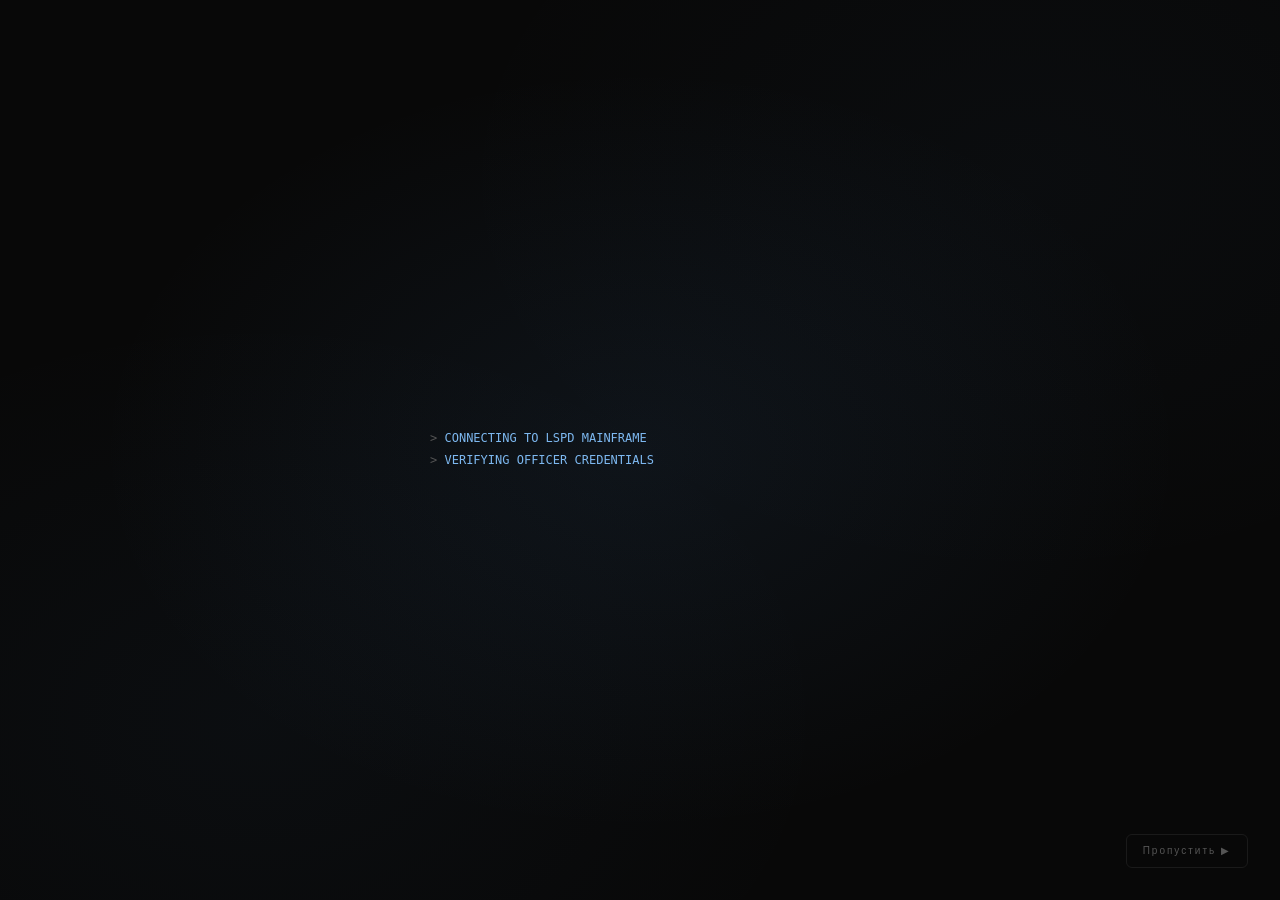
<file: index.html>
<!DOCTYPE html>
<html lang="ru">
<head>
    <meta charset="UTF-8">
    <meta name="viewport" content="width=device-width, initial-scale=1.0">
    <title>LSPD — Majestic RP New York</title>
    <link rel="stylesheet" href="css/styles.css">
    <link rel="stylesheet" href="css/landing.css">
</head>
<body>

<div class="grid-overlay"></div>
<div class="cinematic-intro" id="cinematicIntro">
    <div class="intro-bg" id="introBg"></div>
    <div class="intro-particles" id="introParticles"></div>

    <div class="intro-phase intro-phase-1" id="phase1">
        <div class="init-terminal" id="initTerminal"></div>
    </div>

    <div class="intro-phase intro-phase-2" id="phase2">
        <div class="badge-container">
            <div class="badge-wrapper">
                <div class="badge-glow"></div>
                <svg class="badge-svg" viewBox="0 0 200 200" xmlns="http://www.w3.org/2000/svg">
                    <defs>
                        <linearGradient id="badgeGrad" x1="0%" y1="0%" x2="100%" y2="100%">
                            <stop offset="0%" style="stop-color:#5b9de6;stop-opacity:1" />
                            <stop offset="100%" style="stop-color:#7db8f0;stop-opacity:1" />
                        </linearGradient>
                        <linearGradient id="badgeGradDim" x1="0%" y1="0%" x2="100%" y2="100%">
                            <stop offset="0%" style="stop-color:#5b9de6;stop-opacity:0.2" />
                            <stop offset="100%" style="stop-color:#7db8f0;stop-opacity:0.05" />
                        </linearGradient>
                        <linearGradient id="starGrad" x1="50%" y1="0%" x2="50%" y2="100%">
                            <stop offset="0%" style="stop-color:#7db8f0;stop-opacity:1" />
                            <stop offset="100%" style="stop-color:#5b9de6;stop-opacity:0.9" />
                        </linearGradient>
                        <filter id="glow">
                            <feGaussianBlur stdDeviation="2.5" result="coloredBlur"/>
                            <feMerge>
                                <feMergeNode in="coloredBlur"/>
                                <feMergeNode in="SourceGraphic"/>
                            </feMerge>
                        </filter>
                    </defs>

                    <circle cx="100" cy="100" r="70" fill="none" stroke="url(#badgeGrad)" stroke-width="1.2" filter="url(#glow)"/>
                    <circle cx="100" cy="100" r="64" fill="none" stroke="url(#badgeGradDim)" stroke-width="0.5"/>
                    <circle cx="100" cy="100" r="60" fill="rgba(91,157,230,0.03)" stroke="url(#badgeGradDim)" stroke-width="0.8"/>

                    <line x1="100" y1="30" x2="100" y2="36" stroke="rgba(91,157,230,0.3)" stroke-width="0.5"/>
                    <line x1="100" y1="164" x2="100" y2="170" stroke="rgba(91,157,230,0.3)" stroke-width="0.5"/>
                    <line x1="30" y1="100" x2="36" y2="100" stroke="rgba(91,157,230,0.3)" stroke-width="0.5"/>
                    <line x1="164" y1="100" x2="170" y2="100" stroke="rgba(91,157,230,0.3)" stroke-width="0.5"/>

                    <circle cx="100" cy="30" r="2" fill="rgba(91,157,230,0.5)"/>
                    <circle cx="100" cy="170" r="2" fill="rgba(91,157,230,0.5)"/>
                    <circle cx="30" cy="100" r="2" fill="rgba(91,157,230,0.5)"/>
                    <circle cx="170" cy="100" r="2" fill="rgba(91,157,230,0.5)"/>

                    <polygon
                        points="100,38 106,58 127,58 110,69 116,89 100,77 84,89 90,69 73,58 94,58"
                        fill="url(#starGrad)"
                        filter="url(#glow)"
                        opacity="0.95"
                    />

                    <text x="100" y="110" text-anchor="middle" fill="url(#badgeGrad)" font-size="16" font-weight="700" font-family="system-ui" letter-spacing="4">LSPD</text>
                    <text x="100" y="125" text-anchor="middle" fill="rgba(91,157,230,0.45)" font-size="5.5" font-family="system-ui" letter-spacing="2">LOS SANTOS POLICE</text>
                    <text x="100" y="134" text-anchor="middle" fill="rgba(91,157,230,0.35)" font-size="5" font-family="system-ui" letter-spacing="1.5">DEPARTMENT</text>

                    <line x1="55" y1="100" x2="145" y2="100" stroke="rgba(91,157,230,0.15)" stroke-width="0.3"/>

                    <path d="M 55 142 Q 100 148 145 142" fill="none" stroke="rgba(91,157,230,0.15)" stroke-width="0.5"/>
                    <path d="M 55 146 Q 100 152 145 146" fill="none" stroke="rgba(91,157,230,0.08)" stroke-width="0.3"/>
                </svg>
            </div>
        </div>
    </div>

    <div class="intro-phase intro-phase-3" id="phase3">
        <div class="dept-text">
            <div class="dept-name">Los Santos Police Department</div>
            <div class="dept-motto">To Protect and Serve</div>
        </div>
    </div>

    <div class="intro-phase intro-phase-4" id="phase4">
        <div class="enter-container">
            <div class="enter-line"></div>
            <div class="enter-info">
                <span class="enter-server">Majestic RP — New York</span>
                <span class="enter-credit">Created by <strong>Egor Mortez</strong></span>
            </div>
            <a href="handbook.html" class="enter-btn" id="enterBtn">
                <span class="enter-btn-text">ОТКРЫТЬ ПАМЯТКУ</span>
                <span class="enter-btn-arrow">&#10140;</span>
            </a>
        </div>
    </div>

    <div class="intro-skip" id="introSkip">Пропустить &#9654;</div>
</div>

<script src="js/landing.js"></script>
</body>
</html>
</file>
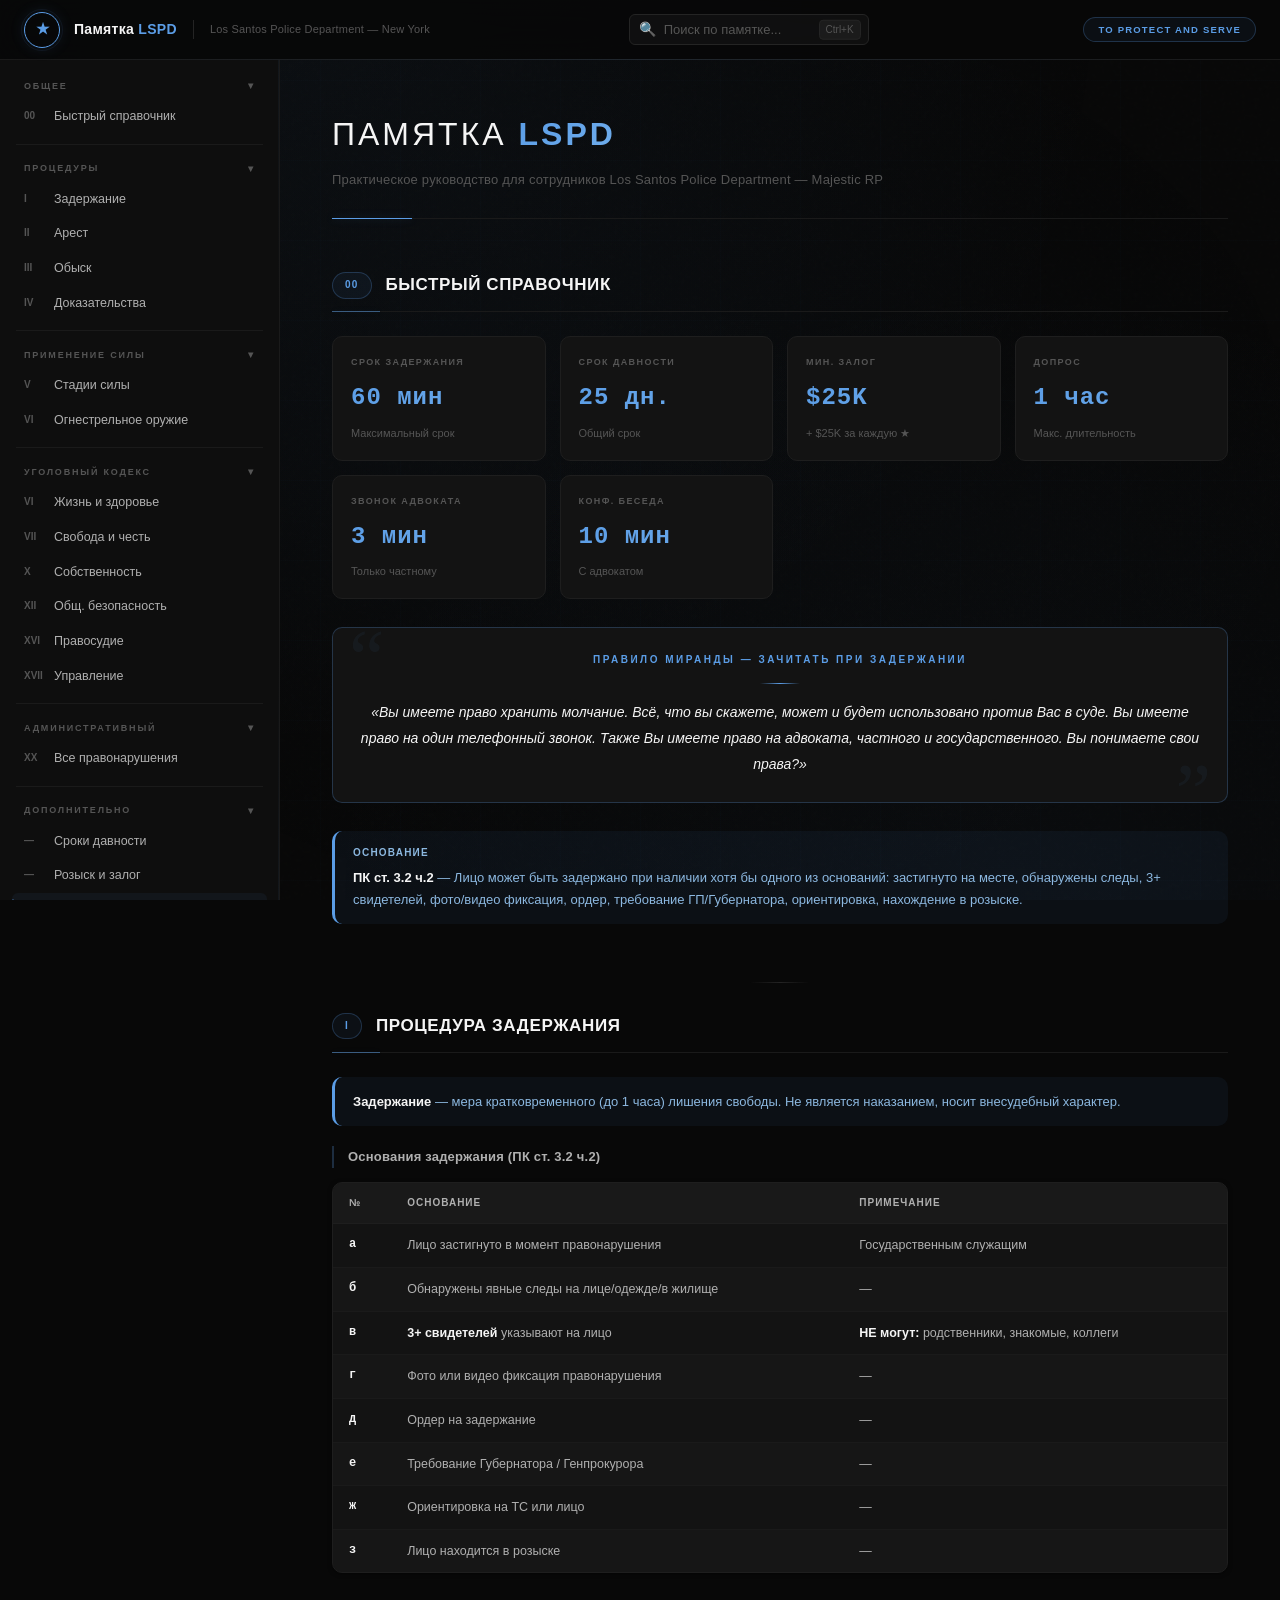
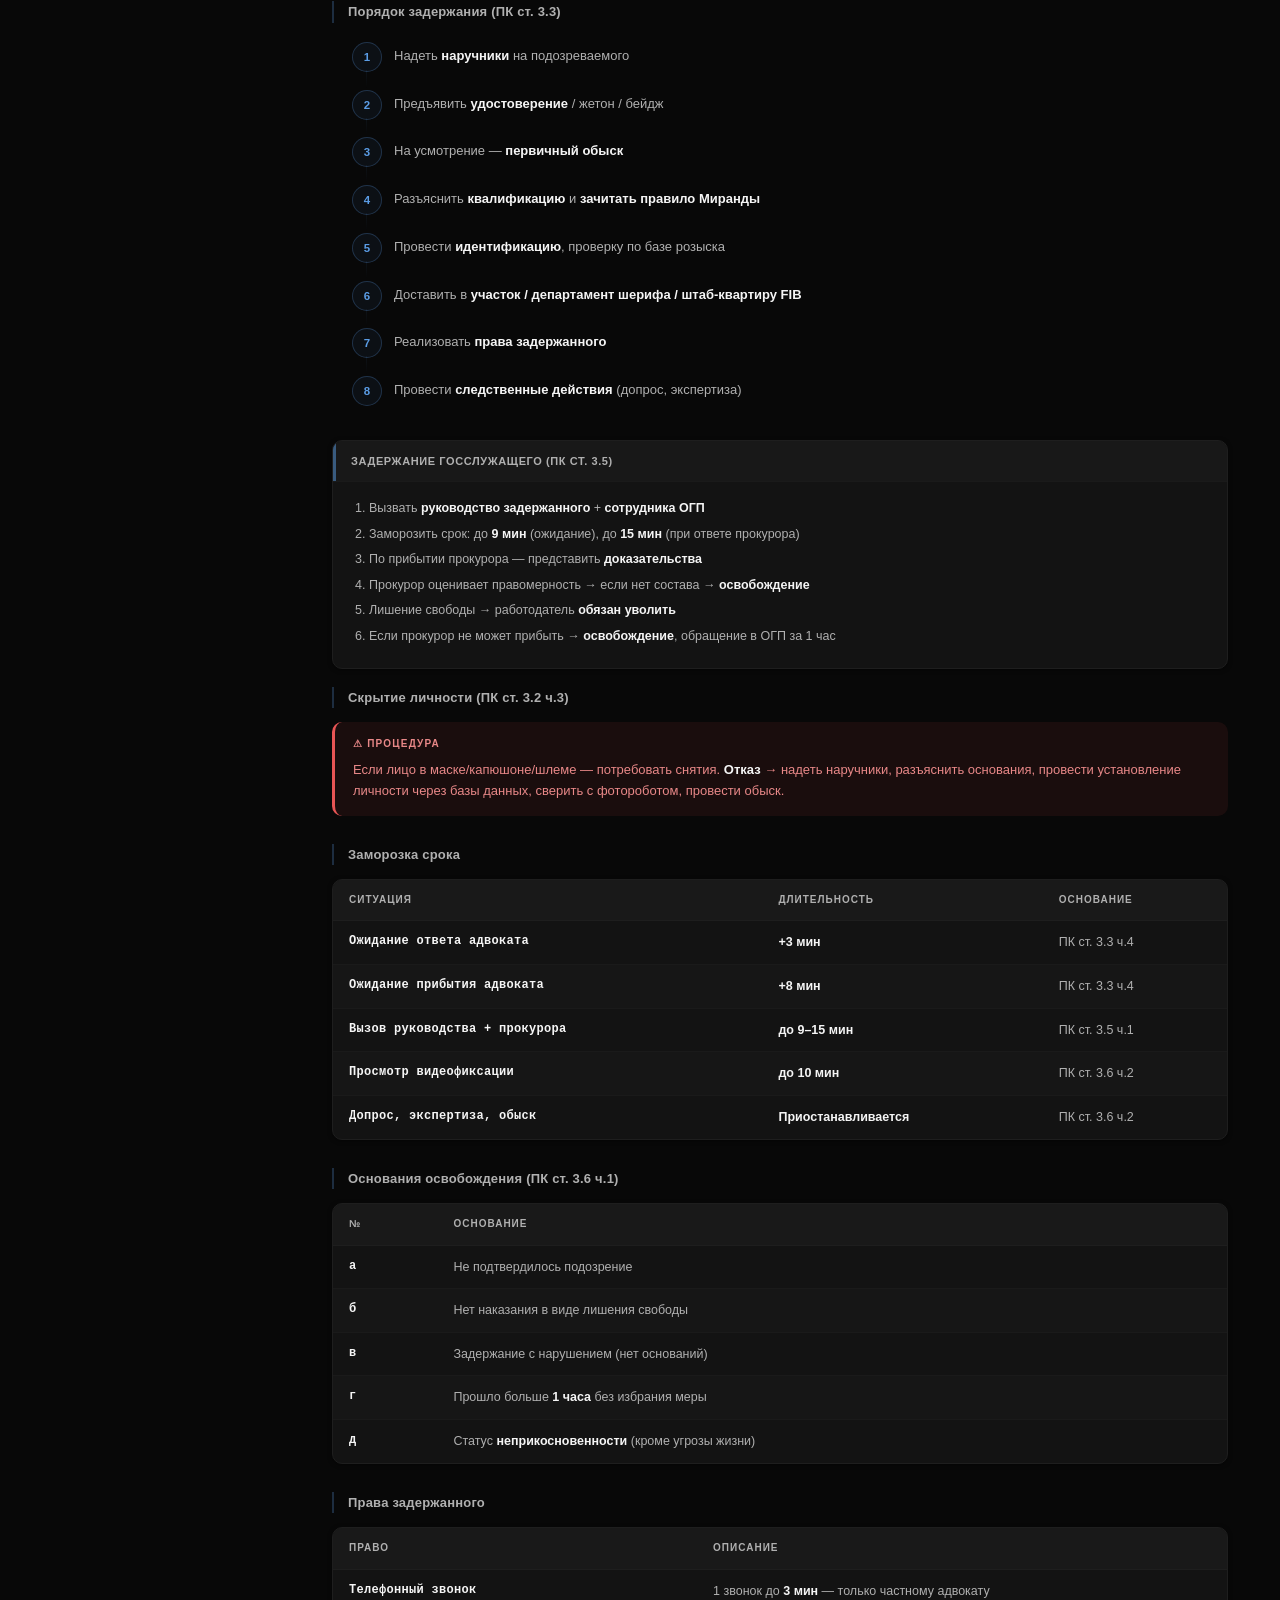
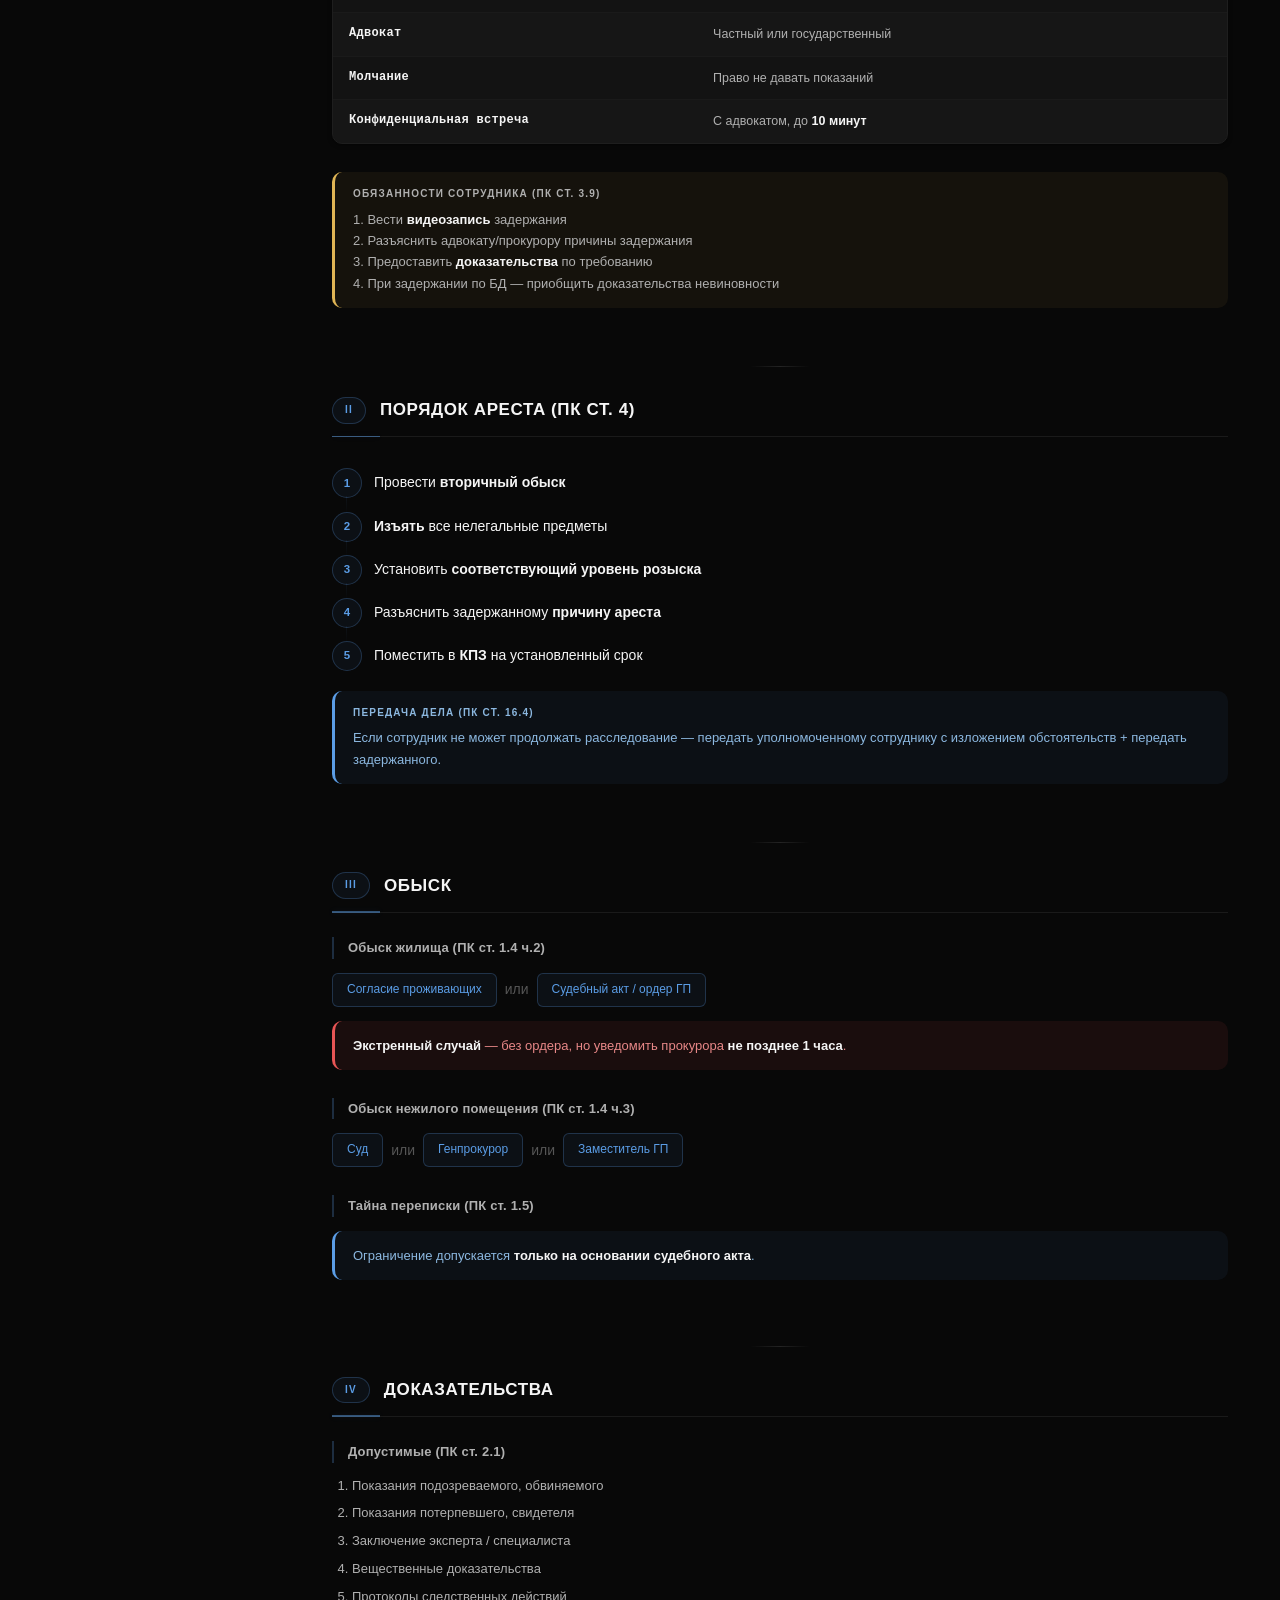
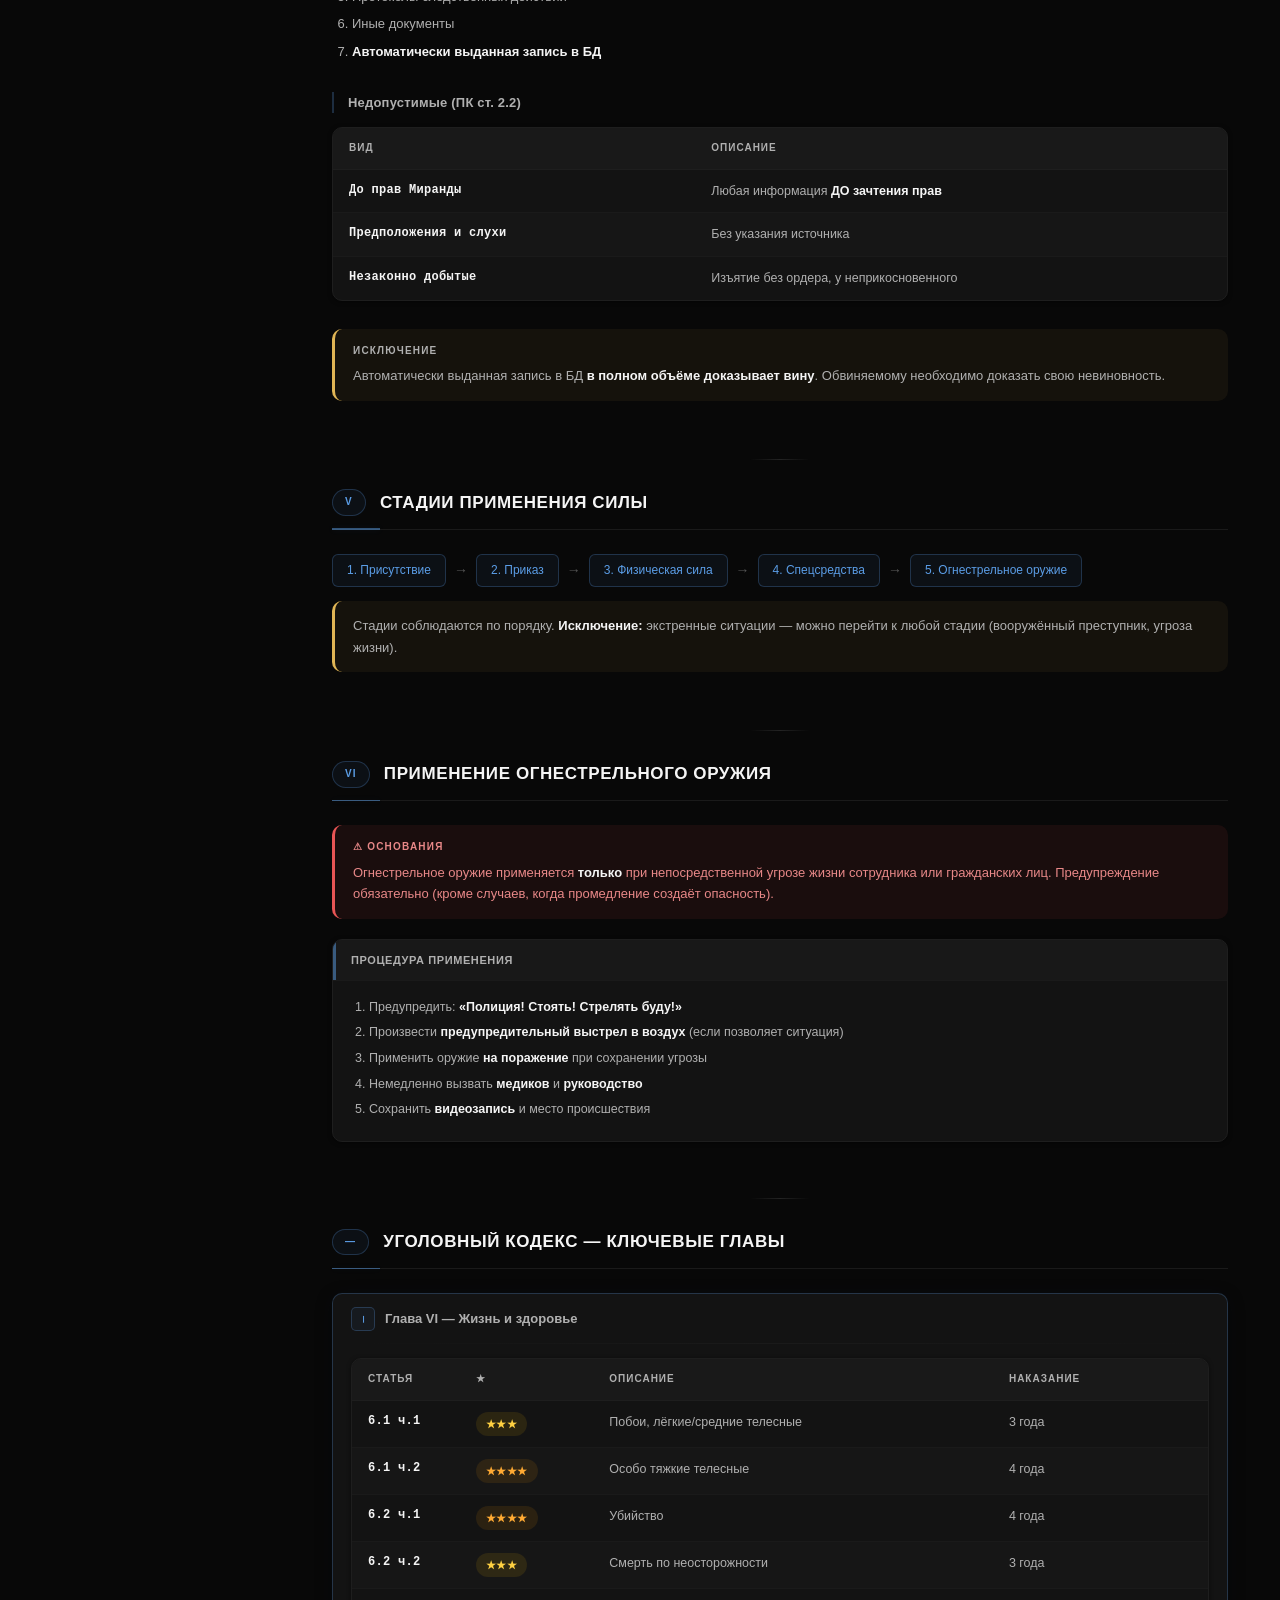
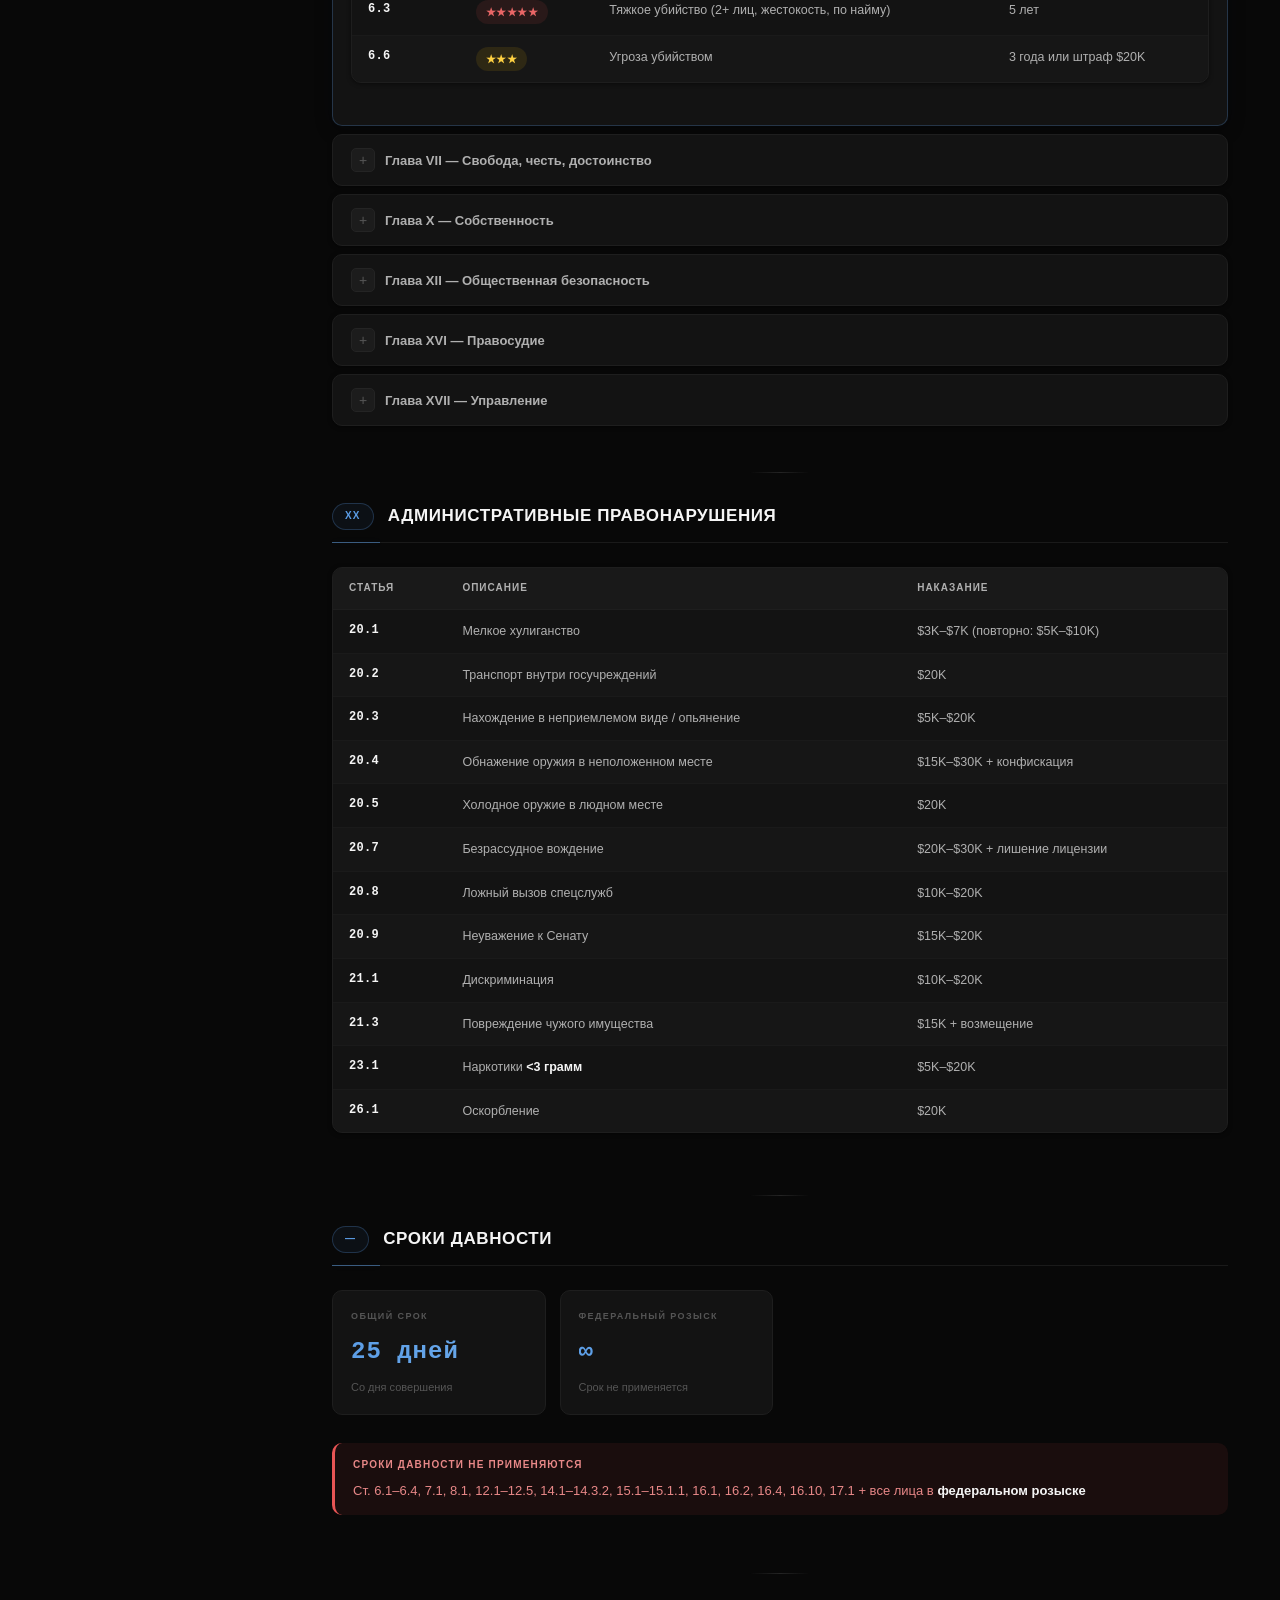
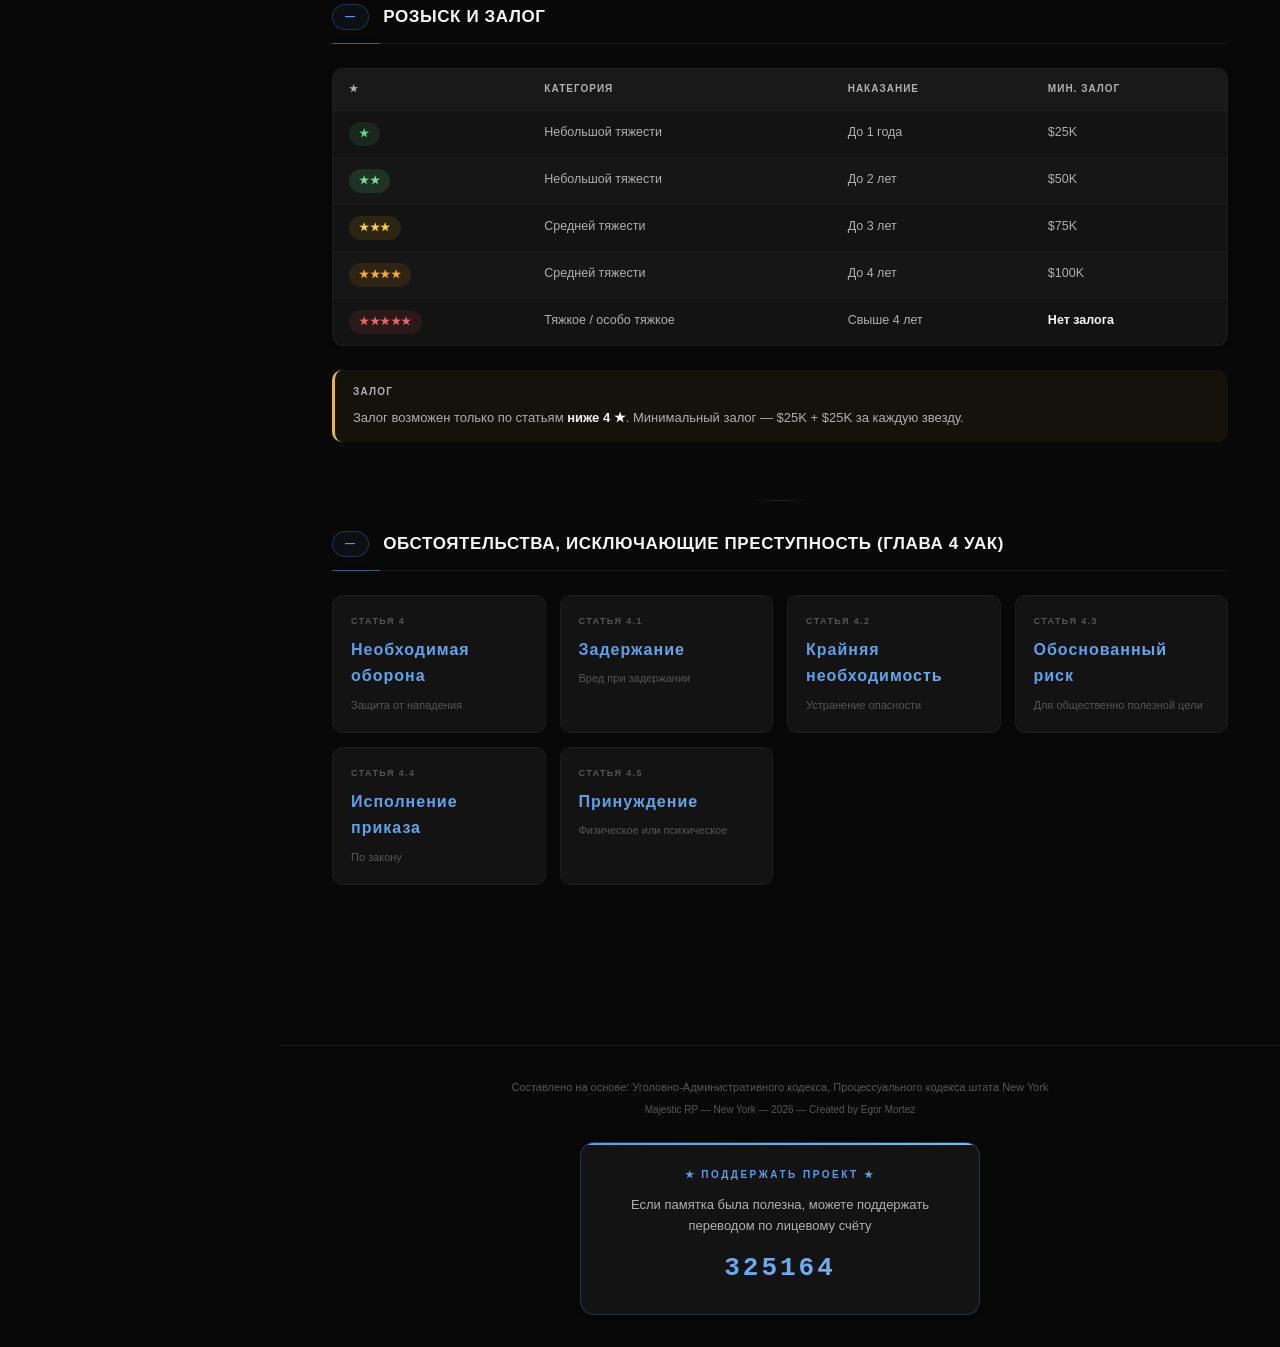
<file: handbook.html>
<!DOCTYPE html>
<html lang="ru">
<head>
    <meta charset="UTF-8">
    <meta name="viewport" content="width=device-width, initial-scale=1.0">
    <title>Памятка LSPD — Majestic RP New York</title>
    <link rel="stylesheet" href="css/styles.css">
    <link rel="stylesheet" href="css/handbook.css">
</head>
<body>
<div class="grid-overlay"></div>
<header class="header">
    <a href="index.html" style="text-decoration:none;color:inherit;">
        <div class="header-emblem">&#9733;</div>
    </a>
    <div class="header-title">Памятка <span style="color:var(--accent-primary);font-weight:700">LSPD</span></div>
    <div class="header-subtitle">Los Santos Police Department &#8212; New York</div>
    <div class="header-search" id="headerSearch">
        <span class="search-icon">&#128269;</span>
        <input type="text" id="searchInput" placeholder="Поиск по памятке..." autocomplete="off" spellcheck="false">
        <span class="search-kbd">Ctrl+K</span>
        <div class="search-nav" id="searchNav">
            <button id="searchPrev" title="Предыдущий">&#9650;</button>
            <span class="search-count" id="searchCount">0 / 0</span>
            <button id="searchNext" title="Следующий">&#9660;</button>
            <button class="search-close" id="searchClose" title="Закрыть">&#10005;</button>
        </div>
    </div>
    <div class="header-badge">To Protect and Serve</div>
</header>

<nav class="sidebar">
    <div class="sidebar-group">
        <button class="sidebar-group-toggle">Общее <span class="toggle-arrow">&#9662;</span></button>
        <div class="sidebar-group-links">
            <a href="#quick" class="sidebar-link active"><span class="num">00</span> Быстрый справочник</a>
        </div>
    </div>
    <div class="sidebar-divider"></div>
    <div class="sidebar-group">
        <button class="sidebar-group-toggle">Процедуры <span class="toggle-arrow">&#9662;</span></button>
        <div class="sidebar-group-links">
            <a href="#detention" class="sidebar-link"><span class="num">I</span> Задержание</a>
            <a href="#arrest" class="sidebar-link"><span class="num">II</span> Арест</a>
            <a href="#search" class="sidebar-link"><span class="num">III</span> Обыск</a>
            <a href="#evidence" class="sidebar-link"><span class="num">IV</span> Доказательства</a>
        </div>
    </div>
    <div class="sidebar-divider"></div>
    <div class="sidebar-group">
        <button class="sidebar-group-toggle">Применение силы <span class="toggle-arrow">&#9662;</span></button>
        <div class="sidebar-group-links">
            <a href="#force" class="sidebar-link"><span class="num">V</span> Стадии силы</a>
            <a href="#weapons" class="sidebar-link"><span class="num">VI</span> Огнестрельное оружие</a>
        </div>
    </div>
    <div class="sidebar-divider"></div>
    <div class="sidebar-group">
        <button class="sidebar-group-toggle">Уголовный кодекс <span class="toggle-arrow">&#9662;</span></button>
        <div class="sidebar-group-links">
            <a href="#ch6" class="sidebar-link"><span class="num">VI</span> Жизнь и здоровье</a>
            <a href="#ch7" class="sidebar-link"><span class="num">VII</span> Свобода и честь</a>
            <a href="#ch10" class="sidebar-link"><span class="num">X</span> Собственность</a>
            <a href="#ch12" class="sidebar-link"><span class="num">XII</span> Общ. безопасность</a>
            <a href="#ch16" class="sidebar-link"><span class="num">XVI</span> Правосудие</a>
            <a href="#ch17" class="sidebar-link"><span class="num">XVII</span> Управление</a>
        </div>
    </div>
    <div class="sidebar-divider"></div>
    <div class="sidebar-group">
        <button class="sidebar-group-toggle">Административный <span class="toggle-arrow">&#9662;</span></button>
        <div class="sidebar-group-links">
            <a href="#admin" class="sidebar-link"><span class="num">XX</span> Все правонарушения</a>
        </div>
    </div>
    <div class="sidebar-divider"></div>
    <div class="sidebar-group">
        <button class="sidebar-group-toggle">Дополнительно <span class="toggle-arrow">&#9662;</span></button>
        <div class="sidebar-group-links">
            <a href="#statute" class="sidebar-link"><span class="num">&#8212;</span> Сроки давности</a>
            <a href="#wanted" class="sidebar-link"><span class="num">&#8212;</span> Розыск и залог</a>
            <a href="#circumstances" class="sidebar-link"><span class="num">&#8212;</span> Обстоятельства</a>
        </div>
    </div>
</nav>

<main class="main">
<div class="content">

<div class="page-title">
    <h1>Памятка <strong>LSPD</strong></h1>
    <div class="desc">Практическое руководство для сотрудников Los Santos Police Department &#8212; Majestic RP</div>
</div>

<!-- QUICK REF -->
<div class="section" id="quick">
    <div class="section-header">
        <span class="section-num">00</span>
        <span class="section-title">Быстрый справочник</span>
    </div>

    <div class="cards">
        <div class="card">
            <div class="card-label">Срок задержания</div>
            <div class="card-value">60 мин</div>
            <div class="card-desc">Максимальный срок</div>
        </div>
        <div class="card">
            <div class="card-label">Срок давности</div>
            <div class="card-value">25 дн.</div>
            <div class="card-desc">Общий срок</div>
        </div>
        <div class="card">
            <div class="card-label">Мин. залог</div>
            <div class="card-value">$25K</div>
            <div class="card-desc">+ $25K за каждую ★</div>
        </div>
        <div class="card">
            <div class="card-label">Допрос</div>
            <div class="card-value">1 час</div>
            <div class="card-desc">Макс. длительность</div>
        </div>
        <div class="card">
            <div class="card-label">Звонок адвоката</div>
            <div class="card-value">3 мин</div>
            <div class="card-desc">Только частному</div>
        </div>
        <div class="card">
            <div class="card-label">Конф. беседа</div>
            <div class="card-value">10 мин</div>
            <div class="card-desc">С адвокатом</div>
        </div>
    </div>

    <div class="miranda">
        <div class="miranda-label">Правило Миранды — зачитать при задержании</div>
        <div class="miranda-text">«Вы имеете право хранить молчание. Всё, что вы скажете, может и будет использовано против Вас в суде. Вы имеете право на один телефонный звонок. Также Вы имеете право на адвоката, частного и государственного. Вы понимаете свои права?»</div>
    </div>

    <div class="alert alert-blue">
        <div class="alert-title">Основание</div>
        <strong>ПК ст. 3.2 ч.2</strong> — Лицо может быть задержано при наличии хотя бы одного из оснований: застигнуто на месте, обнаружены следы, 3+ свидетелей, фото/видео фиксация, ордер, требование ГП/Губернатора, ориентировка, нахождение в розыске.
    </div>
</div>

<!-- DETENTION -->
<div class="section" id="detention">
    <div class="section-header">
        <span class="section-num">I</span>
        <span class="section-title">Процедура задержания</span>
    </div>

    <div class="alert alert-blue">
        <strong>Задержание</strong> — мера кратковременного (до 1 часа) лишения свободы. Не является наказанием, носит внесудебный характер.
    </div>

    <div class="subsection">
        <h3>Основания задержания (ПК ст. 3.2 ч.2)</h3>
        <div class="table-wrap">
            <table>
                <thead><tr><th>№</th><th>Основание</th><th>Примечание</th></tr></thead>
                <tbody>
                    <tr><td>а</td><td>Лицо застигнуто в момент правонарушения</td><td>Государственным служащим</td></tr>
                    <tr><td>б</td><td>Обнаружены явные следы на лице/одежде/в жилище</td><td>—</td></tr>
                    <tr><td>в</td><td><strong>3+ свидетелей</strong> указывают на лицо</td><td><strong>НЕ могут:</strong> родственники, знакомые, коллеги</td></tr>
                    <tr><td>г</td><td>Фото или видео фиксация правонарушения</td><td>—</td></tr>
                    <tr><td>д</td><td>Ордер на задержание</td><td>—</td></tr>
                    <tr><td>е</td><td>Требование Губернатора / Генпрокурора</td><td>—</td></tr>
                    <tr><td>ж</td><td>Ориентировка на ТС или лицо</td><td>—</td></tr>
                    <tr><td>з</td><td>Лицо находится в розыске</td><td>—</td></tr>
                </tbody>
            </table>
        </div>
    </div>

    <div class="subsection">
        <h3>Порядок задержания (ПК ст. 3.3)</h3>
        <ol class="steps">
            <li>Надеть <strong>наручники</strong> на подозреваемого</li>
            <li>Предъявить <strong>удостоверение</strong> / жетон / бейдж</li>
            <li>На усмотрение — <strong>первичный обыск</strong></li>
            <li>Разъяснить <strong>квалификацию</strong> и <strong>зачитать правило Миранды</strong></li>
            <li>Провести <strong>идентификацию</strong>, проверку по базе розыска</li>
            <li>Доставить в <strong>участок / департамент шерифа / штаб-квартиру FIB</strong></li>
            <li>Реализовать <strong>права задержанного</strong></li>
            <li>Провести <strong>следственные действия</strong> (допрос, экспертиза)</li>
        </ol>
    </div>

    <div class="scenario">
        <div class="scenario-header">Задержание госслужащего (ПК ст. 3.5)</div>
        <div class="scenario-body">
            <ol>
                <li>Вызвать <strong>руководство задержанного</strong> + <strong>сотрудника ОГП</strong></li>
                <li>Заморозить срок: до <strong>9 мин</strong> (ожидание), до <strong>15 мин</strong> (при ответе прокурора)</li>
                <li>По прибытии прокурора — представить <strong>доказательства</strong></li>
                <li>Прокурор оценивает правомерность → если нет состава → <strong>освобождение</strong></li>
                <li>Лишение свободы → работодатель <strong>обязан уволить</strong></li>
                <li>Если прокурор не может прибыть → <strong>освобождение</strong>, обращение в ОГП за 1 час</li>
            </ol>
        </div>
    </div>

    <div class="subsection">
        <h3>Скрытие личности (ПК ст. 3.2 ч.3)</h3>
        <div class="alert alert-red">
            <div class="alert-title">⚠ Процедура</div>
            Если лицо в маске/капюшоне/шлеме — потребовать снятия. <strong>Отказ</strong> → надеть наручники, разъяснить основания, провести установление личности через базы данных, сверить с фотороботом, провести обыск.
        </div>
    </div>

    <div class="subsection">
        <h3>Заморозка срока</h3>
        <div class="table-wrap">
            <table>
                <thead><tr><th>Ситуация</th><th>Длительность</th><th>Основание</th></tr></thead>
                <tbody>
                    <tr><td>Ожидание ответа адвоката</td><td><strong>+3 мин</strong></td><td>ПК ст. 3.3 ч.4</td></tr>
                    <tr><td>Ожидание прибытия адвоката</td><td><strong>+8 мин</strong></td><td>ПК ст. 3.3 ч.4</td></tr>
                    <tr><td>Вызов руководства + прокурора</td><td><strong>до 9–15 мин</strong></td><td>ПК ст. 3.5 ч.1</td></tr>
                    <tr><td>Просмотр видеофиксации</td><td><strong>до 10 мин</strong></td><td>ПК ст. 3.6 ч.2</td></tr>
                    <tr><td>Допрос, экспертиза, обыск</td><td><strong>Приостанавливается</strong></td><td>ПК ст. 3.6 ч.2</td></tr>
                </tbody>
            </table>
        </div>
    </div>

    <div class="subsection">
        <h3>Основания освобождения (ПК ст. 3.6 ч.1)</h3>
        <div class="table-wrap">
            <table>
                <thead><tr><th>№</th><th>Основание</th></tr></thead>
                <tbody>
                    <tr><td>а</td><td>Не подтвердилось подозрение</td></tr>
                    <tr><td>б</td><td>Нет наказания в виде лишения свободы</td></tr>
                    <tr><td>в</td><td>Задержание с нарушением (нет оснований)</td></tr>
                    <tr><td>г</td><td>Прошло больше <strong>1 часа</strong> без избрания меры</td></tr>
                    <tr><td>д</td><td>Статус <strong>неприкосновенности</strong> (кроме угрозы жизни)</td></tr>
                </tbody>
            </table>
        </div>
    </div>

    <div class="subsection">
        <h3>Права задержанного</h3>
        <div class="table-wrap">
            <table>
                <thead><tr><th>Право</th><th>Описание</th></tr></thead>
                <tbody>
                    <tr><td>Телефонный звонок</td><td>1 звонок до <strong>3 мин</strong> — только частному адвокату</td></tr>
                    <tr><td>Адвокат</td><td>Частный или государственный</td></tr>
                    <tr><td>Молчание</td><td>Право не давать показаний</td></tr>
                    <tr><td>Конфиденциальная встреча</td><td>С адвокатом, до <strong>10 минут</strong></td></tr>
                </tbody>
            </table>
        </div>
    </div>

    <div class="alert alert-gold">
        <div class="alert-title">Обязанности сотрудника (ПК ст. 3.9)</div>
        1. Вести <strong>видеозапись</strong> задержания<br>
        2. Разъяснить адвокату/прокурору причины задержания<br>
        3. Предоставить <strong>доказательства</strong> по требованию<br>
        4. При задержании по БД — приобщить доказательства невиновности
    </div>
</div>

<!-- ARREST -->
<div class="section" id="arrest">
    <div class="section-header">
        <span class="section-num">II</span>
        <span class="section-title">Порядок ареста (ПК ст. 4)</span>
    </div>

    <ol class="steps">
        <li>Провести <strong>вторичный обыск</strong></li>
        <li><strong>Изъять</strong> все нелегальные предметы</li>
        <li>Установить <strong>соответствующий уровень розыска</strong></li>
        <li>Разъяснить задержанному <strong>причину ареста</strong></li>
        <li>Поместить в <strong>КПЗ</strong> на установленный срок</li>
    </ol>

    <div class="alert alert-blue">
        <div class="alert-title">Передача дела (ПК ст. 16.4)</div>
        Если сотрудник не может продолжать расследование — передать уполномоченному сотруднику с изложением обстоятельств + передать задержанного.
    </div>
</div>

<!-- SEARCH -->
<div class="section" id="search">
    <div class="section-header">
        <span class="section-num">III</span>
        <span class="section-title">Обыск</span>
    </div>

    <div class="subsection">
        <h3>Обыск жилища (ПК ст. 1.4 ч.2)</h3>
        <div class="arrow-flow">
            <span class="step gold">Согласие проживающих</span>
            <span class="arrow">или</span>
            <span class="step gold">Судебный акт / ордер ГП</span>
        </div>
        <div class="alert alert-red">
            <strong>Экстренный случай</strong> — без ордера, но уведомить прокурора <strong>не позднее 1 часа</strong>.
        </div>
    </div>

    <div class="subsection">
        <h3>Обыск нежилого помещения (ПК ст. 1.4 ч.3)</h3>
        <div class="arrow-flow">
            <span class="step gold">Суд</span>
            <span class="arrow">или</span>
            <span class="step gold">Генпрокурор</span>
            <span class="arrow">или</span>
            <span class="step gold">Заместитель ГП</span>
        </div>
    </div>

    <div class="subsection">
        <h3>Тайна переписки (ПК ст. 1.5)</h3>
        <div class="alert alert-blue">
            Ограничение допускается <strong>только на основании судебного акта</strong>.
        </div>
    </div>
</div>

<!-- EVIDENCE -->
<div class="section" id="evidence">
    <div class="section-header">
        <span class="section-num">IV</span>
        <span class="section-title">Доказательства</span>
    </div>

    <div class="subsection">
        <h3>Допустимые (ПК ст. 2.1)</h3>
        <ol>
            <li>Показания подозреваемого, обвиняемого</li>
            <li>Показания потерпевшего, свидетеля</li>
            <li>Заключение эксперта / специалиста</li>
            <li>Вещественные доказательства</li>
            <li>Протоколы следственных действий</li>
            <li>Иные документы</li>
            <li><strong>Автоматически выданная запись в БД</strong></li>
        </ol>
    </div>

    <div class="subsection">
        <h3>Недопустимые (ПК ст. 2.2)</h3>
        <div class="table-wrap">
            <table>
                <thead><tr><th>Вид</th><th>Описание</th></tr></thead>
                <tbody>
                    <tr><td>До прав Миранды</td><td>Любая информация <strong>ДО зачтения прав</strong></td></tr>
                    <tr><td>Предположения и слухи</td><td>Без указания источника</td></tr>
                    <tr><td>Незаконно добытые</td><td>Изъятие без ордера, у неприкосновенного</td></tr>
                </tbody>
            </table>
        </div>
    </div>

    <div class="alert alert-gold">
        <div class="alert-title">Исключение</div>
        Автоматически выданная запись в БД <strong>в полном объёме доказывает вину</strong>. Обвиняемому необходимо доказать свою невиновность.
    </div>
</div>

<!-- FORCE STAGES -->
<div class="section" id="force">
    <div class="section-header">
        <span class="section-num">V</span>
        <span class="section-title">Стадии применения силы</span>
    </div>

    <div class="arrow-flow">
        <span class="step gold">1. Присутствие</span>
        <span class="arrow">→</span>
        <span class="step gold">2. Приказ</span>
        <span class="arrow">→</span>
        <span class="step gold">3. Физическая сила</span>
        <span class="arrow">→</span>
        <span class="step gold">4. Спецсредства</span>
        <span class="arrow">→</span>
        <span class="step gold">5. Огнестрельное оружие</span>
    </div>

    <div class="alert alert-gold">
        Стадии соблюдаются по порядку. <strong>Исключение:</strong> экстренные ситуации — можно перейти к любой стадии (вооружённый преступник, угроза жизни).
    </div>
</div>

<!-- WEAPONS -->
<div class="section" id="weapons">
    <div class="section-header">
        <span class="section-num">VI</span>
        <span class="section-title">Применение огнестрельного оружия</span>
    </div>

    <div class="alert alert-red">
        <div class="alert-title">⚠ Основания</div>
        Огнестрельное оружие применяется <strong>только</strong> при непосредственной угрозе жизни сотрудника или гражданских лиц. Предупреждение обязательно (кроме случаев, когда промедление создаёт опасность).
    </div>

    <div class="scenario">
        <div class="scenario-header">Процедура применения</div>
        <div class="scenario-body">
            <ol>
                <li>Предупредить: <strong>«Полиция! Стоять! Стрелять буду!»</strong></li>
                <li>Произвести <strong>предупредительный выстрел в воздух</strong> (если позволяет ситуация)</li>
                <li>Применить оружие <strong>на поражение</strong> при сохранении угрозы</li>
                <li>Немедленно вызвать <strong>медиков</strong> и <strong>руководство</strong></li>
                <li>Сохранить <strong>видеозапись</strong> и место происшествия</li>
            </ol>
        </div>
    </div>
</div>

<!-- CRIMINAL CODE SECTIONS -->
<div class="section" id="criminal-code">
    <div class="section-header">
        <span class="section-num">—</span>
        <span class="section-title">Уголовный кодекс — ключевые главы</span>
    </div>

    <details id="ch6" open>
        <summary>Глава VI — Жизнь и здоровье</summary>
        <div class="detail-body">
            <div class="table-wrap">
                <table>
                    <thead><tr><th>Статья</th><th>★</th><th>Описание</th><th>Наказание</th></tr></thead>
                    <tbody>
                        <tr><td>6.1 ч.1</td><td><span class="star star-3">★★★</span></td><td>Побои, лёгкие/средние телесные</td><td>3 года</td></tr>
                        <tr><td>6.1 ч.2</td><td><span class="star star-4">★★★★</span></td><td>Особо тяжкие телесные</td><td>4 года</td></tr>
                        <tr><td>6.2 ч.1</td><td><span class="star star-4">★★★★</span></td><td>Убийство</td><td>4 года</td></tr>
                        <tr><td>6.2 ч.2</td><td><span class="star star-3">★★★</span></td><td>Смерть по неосторожности</td><td>3 года</td></tr>
                        <tr><td>6.3</td><td><span class="star star-5">★★★★★</span></td><td>Тяжкое убийство (2+ лиц, жестокость, по найму)</td><td>5 лет</td></tr>
                        <tr><td>6.6</td><td><span class="star star-3">★★★</span></td><td>Угроза убийством</td><td>3 года или штраф $20K</td></tr>
                    </tbody>
                </table>
            </div>
        </div>
    </details>

    <details id="ch7">
        <summary>Глава VII — Свобода, честь, достоинство</summary>
        <div class="detail-body">
            <div class="table-wrap">
                <table>
                    <thead><tr><th>Статья</th><th>★</th><th>Описание</th><th>Наказание</th></tr></thead>
                    <tbody>
                        <tr><td>7.1</td><td><span class="star star-5">★★★★★</span></td><td>Похищение человека</td><td>5 лет</td></tr>
                        <tr><td>7.1.1</td><td><span class="star star-4">★★★★</span></td><td>Незаконное лишение свободы</td><td>4 года</td></tr>
                        <tr><td>7.2</td><td><span class="star star-4">★★★★</span></td><td>Рабский труд</td><td>4 года</td></tr>
                        <tr><td>7.4</td><td><span class="star star-2">★★/★★★</span></td><td>Клевета</td><td>2–3 года или штраф $20K</td></tr>
                    </tbody>
                </table>
            </div>
        </div>
    </details>

    <details id="ch10">
        <summary>Глава X — Собственность</summary>
        <div class="detail-body">
            <div class="table-wrap">
                <table>
                    <thead><tr><th>Статья</th><th>★</th><th>Описание</th><th>Наказание</th></tr></thead>
                    <tbody>
                        <tr><td>10</td><td><span class="star star-1">★</span></td><td>Мелкое хищение (<strong>&lt;$15K</strong>)</td><td>1 год или штраф $20K</td></tr>
                        <tr><td>10.1</td><td><span class="star star-3">★★★</span></td><td>Кража (<strong>&gt;$15K</strong>)</td><td>3 года</td></tr>
                        <tr><td>10.2</td><td><span class="star star-3">★★★</span></td><td>Мошенничество</td><td>3 года</td></tr>
                        <tr><td>10.3</td><td><span class="star star-3">★★★</span></td><td>Грабёж</td><td>3 года</td></tr>
                        <tr><td>10.4</td><td><span class="star star-4">★★★★</span></td><td>Разбой</td><td>4 года</td></tr>
                        <tr><td>10.5</td><td><span class="star star-3">★★★</span></td><td>Угон ТС</td><td>3 года</td></tr>
                    </tbody>
                </table>
            </div>
        </div>
    </details>

    <details id="ch12">
        <summary>Глава XII — Общественная безопасность</summary>
        <div class="detail-body">
            <div class="table-wrap">
                <table>
                    <thead><tr><th>Статья</th><th>★</th><th>Описание</th><th>Наказание</th></tr></thead>
                    <tbody>
                        <tr><td>12.1</td><td><span class="star star-5">★★★★★</span></td><td>Терроризм</td><td>5 лет</td></tr>
                        <tr><td>12.4</td><td><span class="star star-5">★★★★★</span></td><td>Экстремизм</td><td>5 лет</td></tr>
                        <tr><td>12.7</td><td><span class="star star-3">★★★</span></td><td>Проникновение на закрытую территорию</td><td>3 года</td></tr>
                        <tr><td>12.8</td><td><span class="star star-4">★★★★</span></td><td>Незаконный оборот оружия</td><td>4 года или штраф $20K</td></tr>
                        <tr><td>12.8.1</td><td><span class="star star-5">★★★★★</span></td><td>Гос. спецсредства у гражданских</td><td>5 лет</td></tr>
                        <tr><td>12.9</td><td><span class="star star-5">★★★★★</span></td><td>ВВ / ВУ</td><td>5 лет</td></tr>
                        <tr><td>12.12</td><td><span class="star star-5">★★★★★</span></td><td>Преступное сообщество</td><td>5 лет</td></tr>
                    </tbody>
                </table>
            </div>
        </div>
    </details>

    <details id="ch16">
        <summary>Глава XVI — Правосудие</summary>
        <div class="detail-body">
            <div class="table-wrap">
                <table>
                    <thead><tr><th>Статья</th><th>★</th><th>Описание</th><th>Наказание</th></tr></thead>
                    <tbody>
                        <tr><td>16.4</td><td><span class="star star-5">★★★★★</span></td><td>Заведомо незаконное задержание</td><td>5 лет</td></tr>
                        <tr><td>16.5</td><td><span class="star star-5">★★★★★</span></td><td>Фальсификация доказательств</td><td>5 лет</td></tr>
                        <tr><td>16.8</td><td><span class="star star-4">★★★★</span></td><td>Ложные показания свидетеля</td><td>4 года</td></tr>
                        <tr><td>16.11</td><td><span class="star star-4">★★★★</span></td><td>Сокрытие / уничтожение улик</td><td>4 года</td></tr>
                        <tr><td>16.13</td><td><span class="star star-3">★★★</span></td><td>Ложные показания прокурору</td><td>3 года или штраф $20K</td></tr>
                    </tbody>
                </table>
            </div>
        </div>
    </details>

    <details id="ch17">
        <summary>Глава XVII — Управление</summary>
        <div class="detail-body">
            <div class="table-wrap">
                <table>
                    <thead><tr><th>Статья</th><th>★</th><th>Описание</th><th>Наказание</th></tr></thead>
                    <tbody>
                        <tr><td>17.1</td><td><span class="star star-5">★★★★★</span></td><td>Посягательство на жизнь сотрудника ПОО</td><td>5 лет</td></tr>
                        <tr><td>17.2</td><td><span class="star star-3">★★★</span></td><td>Насилие (не опасное) против сотрудника</td><td>3 года</td></tr>
                        <tr><td>17.3</td><td><span class="star star-3">★★★</span></td><td>Оскорбление представителя власти</td><td>3 года или штраф $20K</td></tr>
                        <tr><td>17.4</td><td><span class="star star-3">★★★</span></td><td>Провокация гос. служащего</td><td>3 года или штраф $20K</td></tr>
                        <tr><td>17.6</td><td><span class="star star-3">★★★</span></td><td>Неповиновение законному требованию</td><td>3 года или штраф $20K</td></tr>
                    </tbody>
                </table>
            </div>
        </div>
    </details>
</div>

<!-- ADMINISTRATIVE -->
<div class="section" id="admin">
    <div class="section-header">
        <span class="section-num">XX</span>
        <span class="section-title">Административные правонарушения</span>
    </div>

    <div class="table-wrap">
        <table>
            <thead><tr><th>Статья</th><th>Описание</th><th>Наказание</th></tr></thead>
            <tbody>
                <tr><td>20.1</td><td>Мелкое хулиганство</td><td>$3K–$7K (повторно: $5K–$10K)</td></tr>
                <tr><td>20.2</td><td>Транспорт внутри госучреждений</td><td>$20K</td></tr>
                <tr><td>20.3</td><td>Нахождение в неприемлемом виде / опьянение</td><td>$5K–$20K</td></tr>
                <tr><td>20.4</td><td>Обнажение оружия в неположенном месте</td><td>$15K–$30K + конфискация</td></tr>
                <tr><td>20.5</td><td>Холодное оружие в людном месте</td><td>$20K</td></tr>
                <tr><td>20.7</td><td>Безрассудное вождение</td><td>$20K–$30K + лишение лицензии</td></tr>
                <tr><td>20.8</td><td>Ложный вызов спецслужб</td><td>$10K–$20K</td></tr>
                <tr><td>20.9</td><td>Неуважение к Сенату</td><td>$15K–$20K</td></tr>
                <tr><td>21.1</td><td>Дискриминация</td><td>$10K–$20K</td></tr>
                <tr><td>21.3</td><td>Повреждение чужого имущества</td><td>$15K + возмещение</td></tr>
                <tr><td>23.1</td><td>Наркотики <strong>&lt;3 грамм</strong></td><td>$5K–$20K</td></tr>
                <tr><td>26.1</td><td>Оскорбление</td><td>$20K</td></tr>
            </tbody>
        </table>
    </div>
</div>

<!-- STATUTE OF LIMITATIONS -->
<div class="section" id="statute">
    <div class="section-header">
        <span class="section-num">—</span>
        <span class="section-title">Сроки давности</span>
    </div>

    <div class="cards">
        <div class="card">
            <div class="card-label">Общий срок</div>
            <div class="card-value">25 дней</div>
            <div class="card-desc">Со дня совершения</div>
        </div>
        <div class="card">
            <div class="card-label">Федеральный розыск</div>
            <div class="card-value">∞</div>
            <div class="card-desc">Срок не применяется</div>
        </div>
    </div>

    <div class="alert alert-red">
        <div class="alert-title">Сроки давности НЕ применяются</div>
        Ст. 6.1–6.4, 7.1, 8.1, 12.1–12.5, 14.1–14.3.2, 15.1–15.1.1, 16.1, 16.2, 16.4, 16.10, 17.1 + все лица в <strong>федеральном розыске</strong>
    </div>
</div>

<!-- WANTED & BAIL -->
<div class="section" id="wanted">
    <div class="section-header">
        <span class="section-num">—</span>
        <span class="section-title">Розыск и залог</span>
    </div>

    <div class="table-wrap">
        <table>
            <thead><tr><th>★</th><th>Категория</th><th>Наказание</th><th>Мин. залог</th></tr></thead>
            <tbody>
                <tr><td><span class="star star-1">★</span></td><td>Небольшой тяжести</td><td>До 1 года</td><td>$25K</td></tr>
                <tr><td><span class="star star-2">★★</span></td><td>Небольшой тяжести</td><td>До 2 лет</td><td>$50K</td></tr>
                <tr><td><span class="star star-3">★★★</span></td><td>Средней тяжести</td><td>До 3 лет</td><td>$75K</td></tr>
                <tr><td><span class="star star-4">★★★★</span></td><td>Средней тяжести</td><td>До 4 лет</td><td>$100K</td></tr>
                <tr><td><span class="star star-5">★★★★★</span></td><td>Тяжкое / особо тяжкое</td><td>Свыше 4 лет</td><td><strong>Нет залога</strong></td></tr>
            </tbody>
        </table>
    </div>

    <div class="alert alert-gold">
        <div class="alert-title">Залог</div>
        Залог возможен только по статьям <strong>ниже 4 ★</strong>. Минимальный залог — $25K + $25K за каждую звезду.
    </div>
</div>

<!-- CIRCUMSTANCES -->
<div class="section" id="circumstances">
    <div class="section-header">
        <span class="section-num">—</span>
        <span class="section-title">Обстоятельства, исключающие преступность (Глава 4 УАК)</span>
    </div>

    <div class="cards">
        <div class="card">
            <div class="card-label">Статья 4</div>
            <div class="card-value" style="font-size:16px">Необходимая оборона</div>
            <div class="card-desc">Защита от нападения</div>
        </div>
        <div class="card">
            <div class="card-label">Статья 4.1</div>
            <div class="card-value" style="font-size:16px">Задержание</div>
            <div class="card-desc">Вред при задержании</div>
        </div>
        <div class="card">
            <div class="card-label">Статья 4.2</div>
            <div class="card-value" style="font-size:16px">Крайняя необходимость</div>
            <div class="card-desc">Устранение опасности</div>
        </div>
        <div class="card">
            <div class="card-label">Статья 4.3</div>
            <div class="card-value" style="font-size:16px">Обоснованный риск</div>
            <div class="card-desc">Для общественно полезной цели</div>
        </div>
        <div class="card">
            <div class="card-label">Статья 4.4</div>
            <div class="card-value" style="font-size:16px">Исполнение приказа</div>
            <div class="card-desc">По закону</div>
        </div>
        <div class="card">
            <div class="card-label">Статья 4.5</div>
            <div class="card-value" style="font-size:16px">Принуждение</div>
            <div class="card-desc">Физическое или психическое</div>
        </div>
    </div>
</div>

</div><!-- /content -->
</main><!-- /main -->

<footer class="footer">
    <div>Составлено на основе: Уголовно-Административного кодекса, Процессуального кодекса штата New York</div>
    <div style="margin-top:6px;color:var(--text-muted);font-size:10px;">Majestic RP &#8212; New York &#8212; 2026 &#8212; Created by Egor Mortez</div>
    <div class="donate-box" style="max-width:400px;margin:24px auto 0;">
        <div class="donate-label">&#9733; Поддержать проект &#9733;</div>
        <div class="donate-text">Если памятка была полезна, можете поддержать переводом по лицевому счёту</div>
        <div class="donate-number">325164</div>
    </div>
</footer>

<script src="js/main.js"></script>
</body>
</html>
</file>
<file: css/styles.css>
:root {
    --bg-primary: #080808;
    --bg-secondary: #0e0e0e;
    --bg-card: #131313;
    --bg-card-hover: #181818;
    --bg-hover: #1c1c1c;
    --bg-input: #111111;
    --accent-primary: #5b9de6;
    --accent-primary-light: #7db8f0;
    --accent-primary-dim: #3a7cc4;
    --accent-primary-glow: rgba(91, 157, 230, 0.15);
    --accent-primary-glow2: rgba(91, 157, 230, 0.06);
    --accent-primary-border: rgba(91, 157, 230, 0.25);
    --accent-primary-gradient: linear-gradient(135deg, #5b9de6, #7db8f0);
    --accent-red: #e85555;
    --accent-red-soft: rgba(232, 85, 85, 0.08);
    --accent-red-border: rgba(232, 85, 85, 0.3);
    --accent-green: #4dd870;
    --accent-green-soft: rgba(77, 216, 112, 0.08);
    --accent-green-border: rgba(77, 216, 112, 0.3);
    --accent-gold: #e0b555;
    --accent-gold-glow2: rgba(224, 181, 85, 0.06);
    --accent-gold-border: rgba(224, 181, 85, 0.25);
    --text-primary: #f5f5f5;
    --text-secondary: #b0b0b0;
    --text-muted: #555555;
    --border-color: #1a1a1a;
    --border-light: #242424;
    --border-card: #1e1e1e;
    --sidebar-width: 280px;
    --header-height: 60px;
    --radius-sm: 6px;
    --radius-md: 10px;
    --radius-lg: 14px;
    --shadow-sm: 0 1px 4px rgba(0,0,0,0.5);
    --shadow-md: 0 4px 16px rgba(0,0,0,0.4);
    --shadow-lg: 0 8px 40px rgba(0,0,0,0.5);
    --transition-fast: 0.12s ease;
    --transition-normal: 0.2s ease;
    --transition-slow: 0.35s ease;
}

* { margin: 0; padding: 0; box-sizing: border-box; }
html { scroll-behavior: smooth; scrollbar-width: thin; scrollbar-color: #2a2a2a var(--bg-primary); }
body {
    font-family: -apple-system, BlinkMacSystemFont, 'Segoe UI', 'Inter', 'Helvetica Neue', Arial, sans-serif;
    background: var(--bg-primary);
    color: var(--text-primary);
    line-height: 1.65;
    font-size: 14px;
    -webkit-font-smoothing: antialiased;
    -moz-osx-font-smoothing: grayscale;
}
body::before {
    content: '';
    position: fixed;
    top: 0; left: 0;
    width: 100vw; height: 100vh;
    background:
        radial-gradient(ellipse at 20% 0%, rgba(91,157,230,0.05) 0%, transparent 60%),
        radial-gradient(ellipse at 80% 100%, rgba(91,157,230,0.03) 0%, transparent 50%),
        radial-gradient(ellipse at 50% 50%, rgba(91,157,230,0.02) 0%, transparent 80%);
    pointer-events: none;
    z-index: 0;
}
body::after {
    content: '';
    position: fixed;
    top: 0; left: 0;
    width: 100vw; height: 100vh;
    opacity: 0.012;
    background-image: url("data:image/svg+xml,%3Csvg viewBox='0 0 256 256' xmlns='http://www.w3.org/2000/svg'%3E%3Cfilter id='noise'%3E%3CfeTurbulence type='fractalNoise' baseFrequency='0.85' numOctaves='4' stitchTiles='stitch'/%3E%3C/filter%3E%3Crect width='100%25' height='100%25' filter='url(%23noise)'/%3E%3C/svg%3E");
    pointer-events: none;
    z-index: 0;
}
body > .grid-overlay {
    position: fixed;
    top: 0; left: 0;
    width: 100vw; height: 100vh;
    background-image:
        linear-gradient(rgba(91,157,230,0.015) 1px, transparent 1px),
        linear-gradient(90deg, rgba(91,157,230,0.015) 1px, transparent 1px);
    background-size: 80px 80px;
    pointer-events: none;
    z-index: 0;
}
::-webkit-scrollbar { width: 6px; }
::-webkit-scrollbar-track { background: transparent; }
::-webkit-scrollbar-thumb { background: #2a2a2a; border-radius: 3px; }
::-webkit-scrollbar-thumb:hover { background: #3a3a3a; }

/* HEADER */
.header {
    position: fixed; top: 0; left: 0; right: 0;
    height: var(--header-height);
    background: rgba(8, 8, 8, 0.92);
    border-bottom: 1px solid var(--border-color);
    display: flex; align-items: center; padding: 0 24px;
    z-index: 1000;
    backdrop-filter: blur(24px) saturate(200%);
    -webkit-backdrop-filter: blur(24px) saturate(200%);
}
.header::after {
    content: '';
    position: absolute; bottom: -1px; left: 0; right: 0;
    height: 1px;
    background: linear-gradient(90deg, transparent, var(--accent-primary-border), transparent);
    opacity: 0.4;
}
.header-progress {
    position: absolute; bottom: 0; left: 0;
    height: 2px;
    background: var(--accent-primary-gradient);
    width: 0%;
    transition: width 0.1s linear;
    z-index: 1;
}
.header-emblem {
    width: 36px; height: 36px;
    border: 1.5px solid var(--accent-primary);
    border-radius: 50%;
    display: flex; align-items: center; justify-content: center;
    font-size: 15px;
    color: var(--accent-primary);
    font-weight: 700;
    margin-right: 14px; flex-shrink: 0;
    box-shadow: 0 0 16px rgba(91,157,230,0.12);
    position: relative;
    transition: all var(--transition-normal);
}
.header-emblem::after {
    content: '';
    position: absolute; inset: -4px;
    border-radius: 50%;
    border: 1px solid rgba(91,157,230,0.08);
}
.header-emblem:hover {
    box-shadow: 0 0 20px rgba(91,157,230,0.25);
    background: rgba(91,157,230,0.06);
}
.header-title { font-size: 14px; font-weight: 600; color: var(--text-primary); letter-spacing: 0.3px; }
.header-title a { text-decoration: none; color: inherit; }
.header-subtitle {
    font-size: 11px; color: var(--text-muted);
    margin-left: 16px; padding-left: 16px;
    border-left: 1px solid var(--border-light);
    letter-spacing: 0.2px;
}
.header-badge {
    margin-left: auto;
    background: var(--accent-primary-glow2);
    border: 1px solid var(--accent-primary-border);
    color: var(--accent-primary);
    padding: 4px 14px; border-radius: 20px;
    font-size: 9.5px; font-weight: 600;
    letter-spacing: 1.2px; text-transform: uppercase;
}
.header-search {
    margin-left: auto; position: relative; margin-right: 16px;
}
.header-search input {
    background: rgba(255,255,255,0.03);
    border: 1px solid var(--border-light);
    border-radius: var(--radius-sm);
    padding: 7px 12px 7px 34px;
    color: var(--text-primary); font-size: 13px;
    width: 240px; outline: none;
    transition: all var(--transition-normal);
}
.header-search input:focus {
    border-color: var(--accent-primary-border);
    background: rgba(255,255,255,0.05);
    width: 300px;
    box-shadow: 0 0 0 3px rgba(91,157,230,0.08);
}
.header-search input::placeholder { color: var(--text-muted); }
.header-search .search-icon {
    position: absolute; left: 10px; top: 50%; transform: translateY(-50%);
    color: var(--text-muted); font-size: 14px; pointer-events: none;
}
.header-search .search-kbd {
    position: absolute; right: 8px; top: 50%; transform: translateY(-50%);
    background: rgba(255,255,255,0.05);
    border: 1px solid var(--border-light);
    border-radius: 4px; padding: 1px 6px;
    font-size: 10px; color: var(--text-muted); font-family: inherit;
}
.header-search.has-results .search-kbd { display: none; }
.search-nav { display: none; align-items: center; gap: 4px; margin-left: 8px; }
.search-nav.visible { display: flex; }
.search-nav button {
    background: rgba(255,255,255,0.04);
    border: 1px solid var(--border-light);
    border-radius: 4px; padding: 4px 8px;
    color: var(--text-secondary); cursor: pointer;
    font-size: 12px; transition: all var(--transition-fast);
}
.search-nav button:hover { background: rgba(255,255,255,0.08); color: var(--text-primary); }
.search-count { font-size: 11px; color: var(--text-muted); min-width: 50px; text-align: center; }
.search-close {
    background: none; border: none; color: var(--text-muted);
    cursor: pointer; font-size: 16px; padding: 2px 6px;
    border-radius: 3px; transition: all var(--transition-fast);
}
.search-close:hover { background: rgba(255,255,255,0.06); color: var(--text-primary); }
mark.search-highlight {
    background: rgba(91, 157, 230, 0.3);
    color: var(--accent-primary-light);
    padding: 1px 4px; border-radius: 3px;
}
mark.search-current {
    background: rgba(91, 157, 230, 0.55);
    color: #fff; padding: 1px 4px; border-radius: 3px;
    box-shadow: 0 0 8px rgba(91,157,230,0.3);
}
.search-dim { opacity: 0.08; transition: opacity var(--transition-normal); }
.search-section-match { opacity: 1 !important; }

/* SIDEBAR */
.sidebar {
    position: fixed; top: var(--header-height); left: 0; bottom: 0;
    width: var(--sidebar-width);
    background: var(--bg-secondary);
    border-right: 1px solid var(--border-color);
    overflow-y: auto; z-index: 900; padding: 12px 0;
}
.sidebar::before {
    content: '';
    position: absolute; top: 0; right: 0; bottom: 0; width: 1px;
    background: linear-gradient(180deg, var(--accent-primary-border), transparent 30%, transparent 70%, var(--accent-primary-border));
    opacity: 0.25;
}
.sidebar-group { padding: 0 12px; margin-bottom: 4px; }
.sidebar-group-toggle {
    display: flex; align-items: center; justify-content: space-between;
    width: 100%; padding: 8px 12px;
    background: none; border: none;
    color: var(--text-muted);
    font-size: 9px; font-weight: 700;
    text-transform: uppercase; letter-spacing: 1.8px;
    cursor: pointer; transition: color var(--transition-fast);
    border-radius: var(--radius-sm);
}
.sidebar-group-toggle:hover { color: var(--text-secondary); background: rgba(255,255,255,0.02); }
.sidebar-group-toggle .toggle-arrow { transition: transform var(--transition-fast); font-size: 10px; }
.sidebar-group.collapsed .toggle-arrow { transform: rotate(-90deg); }
.sidebar-group-links { overflow: hidden; max-height: 600px; transition: max-height 0.25s ease; }
.sidebar-group.collapsed .sidebar-group-links { max-height: 0; }
.sidebar-divider { height: 1px; background: var(--border-color); margin: 10px 16px; }
.sidebar-link {
    display: flex; align-items: center;
    padding: 7px 12px;
    color: var(--text-secondary); text-decoration: none;
    font-size: 12.5px;
    border-radius: var(--radius-sm);
    transition: all var(--transition-fast);
    gap: 8px; position: relative;
}
.sidebar-link::before {
    content: '';
    position: absolute; left: 0; top: 50%; transform: translateY(-50%);
    width: 2px; height: 0;
    background: var(--accent-primary);
    border-radius: 1px;
    transition: height var(--transition-normal);
}
.sidebar-link:hover { background: rgba(255,255,255,0.025); color: var(--text-primary); }
.sidebar-link.active { background: var(--accent-primary-glow2); color: var(--accent-primary); }
.sidebar-link.active::before {
    height: 60%;
    animation: activePulse 2.5s ease-in-out infinite;
}
@keyframes activePulse { 0%, 100% { opacity: 1; } 50% { opacity: 0.5; } }
.sidebar-link .num {
    font-size: 10px; font-weight: 600;
    color: var(--text-muted); min-width: 22px;
    font-variant-numeric: tabular-nums;
}
.sidebar-link.active .num { color: var(--accent-primary-dim); }

/* MAIN CONTENT */
.main {
    margin-left: var(--sidebar-width);
    margin-top: var(--header-height);
    min-height: calc(100vh - var(--header-height));
    position: relative; z-index: 1;
}
.content {
    max-width: 1080px;
    margin: 0 auto;
    padding: 48px 52px 100px;
    animation: contentFadeIn 0.6s ease 0.2s both;
}
@keyframes contentFadeIn {
    0% { opacity: 0; transform: translateY(10px); }
    100% { opacity: 1; transform: translateY(0); }
}

/* PAGE TITLE */
.page-title {
    margin-bottom: 52px; padding-bottom: 28px;
    border-bottom: 1px solid var(--border-color);
    position: relative;
}
.page-title::after {
    content: '';
    position: absolute; bottom: -1px; left: 0;
    width: 80px; height: 1.5px;
    background: var(--accent-primary);
    box-shadow: 0 0 8px rgba(91,157,230,0.3);
}
.page-title h1 {
    font-size: 32px; font-weight: 200;
    letter-spacing: 3px; text-transform: uppercase;
    color: var(--text-primary); margin-bottom: 8px;
}
.page-title h1 strong {
    font-weight: 700;
    background: var(--accent-primary-gradient);
    -webkit-background-clip: text; -webkit-text-fill-color: transparent;
    background-clip: text;
}
.page-title .desc { font-size: 13px; color: var(--text-muted); letter-spacing: 0.2px; }

/* SECTIONS */
.section {
    margin-bottom: 60px;
    scroll-margin-top: calc(var(--header-height) + 24px);
    opacity: 0; transform: translateY(16px);
    animation: sectionFadeIn 0.6s ease forwards;
}
.section.animate-in { opacity: 1; transform: translateY(0); }
.section.search-dim { opacity: 0.08 !important; transform: none !important; }
@keyframes sectionFadeIn { to { opacity: 1; transform: translateY(0); } }

/* SECTION HEADER */
.section-header {
    display: flex; align-items: center; gap: 14px;
    margin-bottom: 24px; padding-bottom: 12px;
    border-bottom: 1px solid var(--border-color);
    position: relative;
}
.section-header::after {
    content: '';
    position: absolute; bottom: -1px; left: 0;
    width: 48px; height: 1.5px;
    background: var(--accent-primary);
    opacity: 0.5;
    box-shadow: 0 0 6px rgba(91,157,230,0.2);
}
.section-num {
    font-size: 10px; font-weight: 700;
    color: var(--accent-primary);
    background: var(--accent-primary-glow2);
    border: 1px solid var(--accent-primary-border);
    padding: 4px 12px; border-radius: 20px;
    letter-spacing: 1.2px;
    transition: all var(--transition-normal);
}
.section:hover .section-header .section-num {
    background: var(--accent-primary-glow);
    box-shadow: 0 0 10px rgba(91,157,230,0.1);
}
.section-title {
    font-size: 17px; font-weight: 600;
    color: var(--text-primary);
    text-transform: uppercase; letter-spacing: 0.6px;
}

/* SUBSECTIONS */
.subsection { margin-bottom: 28px; }
.subsection h3 {
    font-size: 13px; font-weight: 600;
    color: var(--text-secondary);
    margin-bottom: 12px; padding-left: 14px;
    border-left: 2px solid var(--accent-primary-border);
    letter-spacing: 0.2px;
}
.subsection p, .subsection ul, .subsection ol {
    color: var(--text-secondary); font-size: 13px; line-height: 1.75;
}
.subsection ul, .subsection ol { padding-left: 20px; }
.subsection li { margin-bottom: 5px; }

/* TABLES */
.table-wrap {
    overflow-x: auto; margin: 14px 0 24px;
    border: 1px solid var(--border-card);
    border-radius: var(--radius-md);
    background: var(--bg-card);
    box-shadow: var(--shadow-sm);
    transition: box-shadow var(--transition-normal);
}
.table-wrap:hover { box-shadow: var(--shadow-md); }
table { width: 100%; border-collapse: collapse; font-size: 12.5px; }
thead th {
    background: rgba(255,255,255,0.025);
    color: var(--text-secondary);
    font-weight: 600; font-size: 10px;
    text-transform: uppercase; letter-spacing: 1px;
    padding: 12px 16px; text-align: left;
    border-bottom: 1px solid var(--border-card);
    white-space: nowrap;
}
tbody td {
    padding: 11px 16px;
    border-bottom: 1px solid var(--border-color);
    color: var(--text-secondary); vertical-align: top;
    transition: background var(--transition-fast);
}
tbody tr:nth-child(even) { background: rgba(255,255,255,0.01); }
tbody tr:last-child td { border-bottom: none; }
tbody tr:hover td { background: rgba(91,157,230,0.04); }
tbody td:first-child {
    font-weight: 600; color: var(--text-primary);
    white-space: nowrap; font-variant-numeric: tabular-nums;
}

/* STARS */
.star {
    display: inline-flex; align-items: center; justify-content: center;
    padding: 3px 10px; border-radius: 20px;
    font-size: 11px; font-weight: 700;
    letter-spacing: 0.5px; transition: all var(--transition-fast);
}
.star:hover { transform: scale(1.05); }
.star-1 { background: rgba(77,216,112,0.1); color: #5ddb80; }
.star-2 { background: rgba(77,216,112,0.15); color: #72e094; }
.star-3 { background: rgba(255,193,7,0.1); color: #ffd142; }
.star-4 { background: rgba(255,152,0,0.1); color: #ffaa33; }
.star-5 { background: rgba(232,85,85,0.1); color: #e86666; }

/* JURISDICTION BADGES */
.jur {
    display: inline-flex; align-items: center;
    padding: 3px 10px; border-radius: 20px;
    font-size: 10px; font-weight: 600;
    letter-spacing: 0.5px; transition: all var(--transition-fast);
}
.jur:hover { transform: scale(1.05); }
.jur-f { background: var(--accent-primary-glow2); color: var(--accent-primary); }
.jur-r { background: var(--accent-green-soft); color: var(--accent-green); }
.jur-fr { background: rgba(167,139,250,0.1); color: #a78bfa; }
.jur-fin { background: var(--accent-gold-glow2); color: var(--accent-gold); }
.jur-mil { background: rgba(121,85,72,0.15); color: #b89888; }

/* CHECKLISTS */
.checklist { list-style: none; padding: 0; }
.checklist li { padding: 7px 0 7px 26px; position: relative; transition: color var(--transition-fast); }
.checklist li::before {
    content: '';
    position: absolute; left: 0; top: 13px;
    width: 16px; height: 16px;
    border: 1.5px solid var(--border-light);
    border-radius: 4px; transition: all var(--transition-fast);
}
.checklist li:hover { color: var(--text-primary); }
.checklist li:hover::before {
    border-color: var(--accent-primary-border);
    background: var(--accent-primary-glow2);
}

/* STEPS */
.steps { list-style: none; padding: 0; counter-reset: step; }
.steps li { counter-increment: step; padding: 10px 0 10px 42px; position: relative; }
.steps li::before {
    content: counter(step);
    position: absolute; left: 0; top: 7px;
    width: 28px; height: 28px;
    background: var(--accent-primary-glow2);
    border: 1px solid var(--accent-primary-border);
    border-radius: 50%;
    display: flex; align-items: center; justify-content: center;
    font-size: 11.5px; font-weight: 700;
    color: var(--accent-primary);
    font-variant-numeric: tabular-nums;
    transition: all var(--transition-normal);
}
.steps li:hover::before {
    background: var(--accent-primary-glow);
    box-shadow: 0 0 12px rgba(91,157,230,0.15);
}

/* ALERTS */
.alert {
    padding: 14px 18px; border-radius: var(--radius-md);
    margin: 14px 0 20px; font-size: 13px;
    border-left: 3px solid;
    position: relative; overflow: hidden;
    transition: all var(--transition-normal);
}
.alert:hover { transform: translateX(4px); }
.alert-gold { background: var(--accent-gold-glow2); border-color: var(--accent-gold); color: var(--text-secondary); }
.alert-red { background: var(--accent-red-soft); border-color: var(--accent-red); color: #e88888; }
.alert-green { background: var(--accent-green-soft); border-color: var(--accent-green); color: #82d9a0; }
.alert-blue { background: var(--accent-primary-glow2); border-color: var(--accent-primary); color: #8cb8e0; }
.alert strong { color: var(--text-primary); }
.alert-title {
    font-weight: 700; font-size: 10px;
    text-transform: uppercase; letter-spacing: 1.2px;
    margin-bottom: 6px;
}

/* CARDS */
.cards {
    display: grid;
    grid-template-columns: repeat(auto-fill, minmax(170px, 1fr));
    gap: 14px; margin: 18px 0 28px;
}
.card {
    background: var(--bg-card);
    border: 1px solid var(--border-card);
    border-radius: var(--radius-md);
    padding: 18px;
    transition: all var(--transition-normal);
    position: relative; overflow: hidden;
}
.card::before {
    content: '';
    position: absolute; top: 0; left: 0; right: 0;
    height: 2px;
    background: var(--accent-primary-gradient);
    opacity: 0; transition: opacity var(--transition-normal);
}
.card::after {
    content: '';
    position: absolute; top: -50%; left: -50%;
    width: 200%; height: 200%;
    background: radial-gradient(circle at center, rgba(91,157,230,0.04) 0%, transparent 70%);
    opacity: 0; transition: opacity var(--transition-slow);
    pointer-events: none;
}
.card:hover {
    border-color: var(--accent-primary-border);
    transform: translateY(-3px);
    box-shadow: var(--shadow-md), 0 0 20px rgba(91,157,230,0.06);
}
.card:hover::before, .card:hover::after { opacity: 1; }
.card-label {
    font-size: 9px; font-weight: 700;
    text-transform: uppercase; letter-spacing: 1.4px;
    color: var(--text-muted); margin-bottom: 8px;
}
.card-value {
    font-size: 24px; font-weight: 700;
    background: var(--accent-primary-gradient);
    -webkit-background-clip: text; -webkit-text-fill-color: transparent;
    background-clip: text;
}
.card-desc { font-size: 11px; color: var(--text-muted); margin-top: 6px; }

/* SCENARIOS */
.scenario {
    background: var(--bg-card);
    border: 1px solid var(--border-card);
    border-radius: var(--radius-md);
    margin: 14px 0 18px; overflow: hidden;
    box-shadow: var(--shadow-sm);
    transition: all var(--transition-normal);
}
.scenario:hover { box-shadow: var(--shadow-md); transform: translateY(-2px); }
.scenario-header {
    background: rgba(255,255,255,0.02);
    padding: 11px 18px;
    font-size: 11px; font-weight: 600;
    color: var(--text-secondary);
    text-transform: uppercase; letter-spacing: 0.6px;
    border-bottom: 1px solid var(--border-color);
}
.scenario-body { padding: 16px 18px; }
.scenario-body ol, .scenario-body ul { padding-left: 18px; }
.scenario-body li {
    color: var(--text-secondary); font-size: 12.5px;
    margin-bottom: 5px; line-height: 1.65;
}

/* MIRANDA */
.miranda {
    background: var(--bg-card);
    border: 1px solid var(--accent-primary-border);
    border-radius: var(--radius-md);
    padding: 24px; margin: 18px 0 28px;
    text-align: center; position: relative; overflow: hidden;
    transition: all var(--transition-normal);
}
.miranda:hover { box-shadow: var(--shadow-md), 0 0 24px rgba(91,157,230,0.06); }
.miranda::before, .miranda::after {
    content: '\201C';
    position: absolute; font-size: 80px;
    color: var(--accent-primary); opacity: 0.05;
    font-family: Georgia, serif; line-height: 1;
}
.miranda::before { top: -10px; left: 16px; }
.miranda::after { content: '\201D'; bottom: -30px; right: 16px; }
.miranda-label {
    font-size: 10px; font-weight: 700;
    text-transform: uppercase; letter-spacing: 2.5px;
    color: var(--accent-primary); margin-bottom: 14px;
}
.miranda-text {
    font-size: 14px; font-style: italic;
    color: var(--text-primary); line-height: 1.85;
    position: relative; z-index: 1;
}

/* TEXT ELEMENTS */
strong { color: var(--text-primary); }
em { color: var(--text-secondary); font-style: italic; }
code {
    background: rgba(255,255,255,0.05);
    padding: 2px 8px; border-radius: 4px;
    font-size: 12px; color: var(--accent-primary-light);
    font-family: 'JetBrains Mono', 'Fira Code', 'Consolas', monospace;
    border: 1px solid rgba(255,255,255,0.03);
    transition: all var(--transition-fast);
}
code:hover { background: rgba(255,255,255,0.07); border-color: var(--accent-primary-border); }

/* ARROW FLOW */
.arrow-flow { display: flex; align-items: center; gap: 8px; flex-wrap: wrap; margin: 14px 0; }
.arrow-flow .step {
    background: var(--bg-card);
    border: 1px solid var(--border-card);
    padding: 6px 14px; border-radius: var(--radius-sm);
    font-size: 12px; font-weight: 500;
    color: var(--text-secondary);
    transition: all var(--transition-fast);
    position: relative; overflow: hidden;
}
.arrow-flow .step:hover {
    border-color: var(--border-light);
    color: var(--text-primary);
    transform: translateY(-1px);
}
.arrow-flow .step.gold {
    border-color: var(--accent-primary-border);
    background: var(--accent-primary-glow2);
    color: var(--accent-primary);
}
.arrow-flow .step.gold:hover {
    background: var(--accent-primary-glow);
    box-shadow: 0 0 12px rgba(91,157,230,0.08);
}
.arrow-flow .arrow { color: var(--text-muted); font-size: 14px; }

/* DETAILS */
details {
    background: var(--bg-card);
    border: 1px solid var(--border-card);
    border-radius: var(--radius-md);
    margin-bottom: 8px; overflow: hidden;
    scroll-margin-top: calc(var(--header-height) + 24px);
    transition: all var(--transition-normal);
    box-shadow: var(--shadow-sm);
}
details:hover { border-color: var(--border-light); box-shadow: var(--shadow-sm), 0 0 16px rgba(0,0,0,0.15); }
details[open] { border-color: var(--accent-primary-border); box-shadow: var(--shadow-md), 0 0 20px rgba(91,157,230,0.04); }
summary {
    padding: 13px 18px; cursor: pointer;
    font-size: 13px; font-weight: 600;
    color: var(--text-secondary);
    user-select: none; list-style: none;
    display: flex; align-items: center; gap: 10px;
    transition: all var(--transition-fast);
    position: relative;
}
summary::after {
    content: '';
    position: absolute; bottom: 0; left: 18px; right: 18px;
    height: 1px;
    background: linear-gradient(90deg, transparent, var(--border-color), transparent);
    opacity: 0; transition: opacity var(--transition-fast);
}
details[open] summary::after { opacity: 1; }
summary:hover { background: rgba(255,255,255,0.02); color: var(--text-primary); }
summary::-webkit-details-marker { display: none; }
summary::before {
    content: '+';
    display: inline-flex; align-items: center; justify-content: center;
    width: 22px; height: 22px;
    border-radius: 5px;
    background: rgba(255,255,255,0.04);
    border: 1px solid var(--border-light);
    font-size: 14px; font-weight: 300;
    color: var(--text-muted);
    transition: all var(--transition-fast);
    flex-shrink: 0; position: relative;
}
details[open] summary::before {
    content: '\2212';
    background: var(--accent-primary-glow2);
    border-color: var(--accent-primary-border);
    color: var(--accent-primary);
    transform: rotate(90deg);
}
details .detail-body { padding: 0 18px 16px; animation: detailBodyIn 0.25s ease; }
@keyframes detailBodyIn { from { opacity: 0; transform: translateY(-6px); } to { opacity: 1; transform: translateY(0); } }

/* TREE */
.tree { padding: 0; list-style: none; margin: 14px 0; }
.tree li {
    position: relative; padding-left: 24px;
    margin-bottom: 8px;
    color: var(--text-secondary); font-size: 13px;
    transition: color var(--transition-fast);
}
.tree li:hover { color: var(--text-primary); }
.tree li::before {
    content: '';
    position: absolute; left: 0; top: 10px;
    width: 14px; height: 1px;
    background: var(--border-light);
}
.tree li::after {
    content: '';
    position: absolute; left: 0; top: -8px; bottom: 10px;
    width: 1px; background: var(--border-color);
}
.tree li:last-child::after { display: none; }
.tree li strong { color: var(--text-primary); }

/* BACK TO TOP */
.back-to-top {
    position: fixed; bottom: 32px; right: 32px;
    width: 42px; height: 42px;
    background: var(--bg-card);
    border: 1px solid var(--border-card);
    border-radius: var(--radius-md);
    display: flex; align-items: center; justify-content: center;
    cursor: pointer;
    opacity: 0; visibility: hidden;
    transition: all var(--transition-normal);
    z-index: 800;
    color: var(--text-muted); font-size: 16px;
    box-shadow: var(--shadow-md);
}
.back-to-top.visible { opacity: 1; visibility: visible; }
.back-to-top:hover {
    background: var(--bg-card-hover);
    color: var(--accent-primary);
    border-color: var(--accent-primary-border);
    transform: translateY(-3px);
    box-shadow: var(--shadow-md), 0 0 16px rgba(91,157,230,0.08);
}

/* TIPS */
.tip {
    display: inline-block; position: relative;
    cursor: help;
    border-bottom: 1px dotted var(--text-muted);
    color: var(--text-secondary);
}
.tip:hover::after {
    content: attr(data-tip);
    position: absolute; bottom: calc(100% + 8px); left: 50%;
    transform: translateY(4px);
    background: var(--bg-card);
    border: 1px solid var(--border-light);
    border-radius: var(--radius-sm);
    padding: 8px 14px; font-size: 11px; line-height: 1.5;
    color: var(--text-secondary); white-space: nowrap;
    z-index: 100; box-shadow: var(--shadow-lg);
    opacity: 0; animation: tooltipIn 0.15s ease forwards;
}
@keyframes tooltipIn { to { opacity: 1; transform: translateY(0); } }

/* DONATE BOX */
.donate-box {
    background: var(--bg-card);
    border: 1px solid var(--accent-primary-border);
    border-radius: var(--radius-lg);
    padding: 24px 28px; text-align: center;
    margin: 40px auto 0; max-width: 420px;
    box-shadow: var(--shadow-sm);
    position: relative; overflow: hidden;
    transition: all var(--transition-normal);
}
.donate-box:hover {
    transform: translateY(-3px);
    box-shadow: var(--shadow-md), 0 0 30px rgba(91,157,230,0.08);
}
.donate-box::before {
    content: '';
    position: absolute; top: 0; left: 0; right: 0;
    height: 2px; background: var(--accent-primary-gradient);
}
.donate-box .donate-label {
    font-size: 10px; font-weight: 700;
    text-transform: uppercase; letter-spacing: 2.5px;
    color: var(--accent-primary); margin-bottom: 10px;
}
.donate-box .donate-text { font-size: 13px; color: var(--text-secondary); margin-bottom: 10px; }
.donate-box .donate-number {
    font-size: 26px; font-weight: 700;
    font-family: 'JetBrains Mono', 'Fira Code', 'Consolas', monospace;
    background: var(--accent-primary-gradient);
    -webkit-background-clip: text; -webkit-text-fill-color: transparent;
    background-clip: text;
    letter-spacing: 3px;
    transition: all var(--transition-normal);
}
.donate-box:hover .donate-number { letter-spacing: 5px; }

/* FOOTER */
.footer {
    padding: 32px 52px;
    border-top: 1px solid var(--border-color);
    text-align: center; color: var(--text-muted);
    font-size: 11px;
    margin-left: var(--sidebar-width);
    position: relative; z-index: 1;
}

/* ANIMATIONS */
@keyframes goldShimmer {
    0% { background-position: 0% 50%; }
    100% { background-position: 200% 50%; }
}
.page-title h1 strong, .card-value {
    background-size: 200% 100%;
    animation: goldShimmer 4s ease-in-out infinite;
}

.section + .section::before {
    content: '';
    position: absolute; top: -30px; left: 50%;
    transform: translateX(-50%);
    width: 60px; height: 1px;
    background: linear-gradient(90deg, transparent, var(--border-light), transparent);
}

/* RESPONSIVE */
@media (max-width: 900px) {
    .sidebar { display: none; }
    .main { margin-left: 0; }
    .content { padding: 24px 18px 60px; }
    .footer { margin-left: 0; padding: 24px 18px; }
    .cards { grid-template-columns: repeat(2, 1fr); }
    .header-subtitle { display: none; }
    .header-badge { display: none; }
    .header-search input { width: 130px; }
    .header-search input:focus { width: 170px; }
}
@media print {
    .sidebar, .header, .back-to-top { display: none; }
    .main { margin: 0; }
    body { background: #fff; color: #000; }
    body::before { display: none; }
    .section { page-break-inside: avoid; }
}
</file>
<file: css/landing.css>
.cinematic-intro {
    position: fixed;
    top: 0; left: 0;
    width: 100vw; height: 100vh;
    background: var(--bg-primary);
    z-index: 10000;
    display: flex;
    flex-direction: column;
    align-items: center;
    justify-content: center;
    overflow: hidden;
}

.intro-bg {
    position: absolute;
    inset: 0;
    background:
        radial-gradient(ellipse at 50% 50%, rgba(91,157,230,0.08) 0%, transparent 60%),
        radial-gradient(ellipse at 20% 80%, rgba(91,157,230,0.04) 0%, transparent 40%),
        radial-gradient(ellipse at 80% 20%, rgba(91,157,230,0.03) 0%, transparent 40%);
    animation: bgPulse 4s ease-in-out infinite;
}
@keyframes bgPulse {
    0%, 100% { opacity: 0.6; }
    50% { opacity: 1; }
}

.intro-particles {
    position: absolute;
    inset: 0;
    overflow: hidden;
}
.particle {
    position: absolute;
    width: 2px; height: 2px;
    background: var(--accent-primary);
    border-radius: 50%;
    opacity: 0;
    animation: particleFloat linear infinite;
}
@keyframes particleFloat {
    0% { opacity: 0; transform: translateY(100vh) scale(0); }
    10% { opacity: 0.6; }
    90% { opacity: 0.6; }
    100% { opacity: 0; transform: translateY(-10vh) scale(1); }
}

.intro-phase {
    position: absolute;
    inset: 0;
    display: flex;
    flex-direction: column;
    align-items: center;
    justify-content: center;
    opacity: 0;
    visibility: hidden;
    transition: opacity 0.8s ease, visibility 0.8s ease;
}
.intro-phase.active {
    opacity: 1;
    visibility: visible;
}
.intro-phase.exit {
    opacity: 0;
    visibility: hidden;
}

/* Phase 1: System Init */
.intro-phase-1 {
    gap: 0;
}
.init-terminal {
    width: 420px;
    max-width: 90vw;
    position: relative;
}
.init-line {
    font-family: 'JetBrains Mono', 'Fira Code', 'Consolas', monospace;
    font-size: 12px;
    color: var(--accent-primary);
    opacity: 0;
    transform: translateX(-8px);
    white-space: nowrap;
    line-height: 1.8;
}
.init-line.visible {
    animation: initLineIn 0.3s ease forwards;
}
.init-line .label {
    color: var(--text-muted);
}
.init-line .value {
    color: var(--accent-primary-light);
}
.init-line .ok {
    color: #4dbf6e;
}
.init-line .progress-bar {
    display: inline-block;
    width: 120px;
    height: 3px;
    background: rgba(91,157,230,0.1);
    border-radius: 2px;
    overflow: hidden;
    vertical-align: middle;
    margin-left: 8px;
}
.init-line .progress-fill {
    height: 100%;
    width: 0%;
    background: var(--accent-primary);
    border-radius: 2px;
    transition: width 0.8s ease;
}
.init-line.complete .progress-fill {
    width: 100%;
}
@keyframes initLineIn {
    0% { opacity: 0; transform: translateX(-8px); }
    100% { opacity: 1; transform: translateX(0); }
}

/* Phase 2: Badge - Circular LSPD */
.intro-phase-2 .badge-container {
    animation: badgeReveal 1.2s cubic-bezier(0.16, 1, 0.3, 1) forwards;
}
@keyframes badgeReveal {
    0% { transform: scale(0); opacity: 0; filter: blur(12px); }
    60% { transform: scale(1.05); opacity: 1; filter: blur(0); }
    100% { transform: scale(1); opacity: 1; filter: blur(0); }
}
.badge-wrapper {
    position: relative;
    width: 220px; height: 220px;
    display: flex;
    align-items: center;
    justify-content: center;
}
.badge-wrapper::before {
    content: '';
    position: absolute;
    inset: -20px;
    border-radius: 50%;
    border: 1px solid rgba(91,157,230,0.06);
    animation: badgeOuterRing 3s ease-in-out infinite;
}
.badge-wrapper::after {
    content: '';
    position: absolute;
    inset: -40px;
    border-radius: 50%;
    border: 1px solid rgba(91,157,230,0.03);
    animation: badgeOuterRing 3s ease-in-out 0.5s infinite;
}
@keyframes badgeOuterRing {
    0%, 100% { transform: scale(1); opacity: 0.5; }
    50% { transform: scale(1.04); opacity: 1; }
}
.badge-svg {
    width: 220px; height: 220px;
    filter: drop-shadow(0 0 25px rgba(91,157,230,0.25));
}
.badge-glow {
    position: absolute;
    width: 160px; height: 160px;
    border-radius: 50%;
    background: radial-gradient(circle, rgba(91,157,230,0.12) 0%, transparent 70%);
    animation: badgeGlowPulse 2s ease-in-out infinite;
}
@keyframes badgeGlowPulse {
    0%, 100% { transform: scale(1); opacity: 0.6; }
    50% { transform: scale(1.3); opacity: 1; }
}

/* Phase 3: Department Name */
.intro-phase-3 {
    gap: 16px;
}
.dept-text {
    text-align: center;
    animation: deptReveal 1s ease-out forwards;
}
@keyframes deptReveal {
    0% { opacity: 0; transform: translateY(20px); filter: blur(4px); }
    100% { opacity: 1; transform: translateY(0); filter: blur(0); }
}
.dept-name {
    font-size: 18px;
    font-weight: 300;
    letter-spacing: 8px;
    text-transform: uppercase;
    color: var(--text-primary);
    margin-bottom: 8px;
}
.dept-motto {
    font-size: 11px;
    font-weight: 400;
    letter-spacing: 5px;
    text-transform: uppercase;
    color: var(--accent-primary);
    position: relative;
    padding-top: 12px;
}
.dept-motto::before {
    content: '';
    position: absolute;
    top: 0; left: 50%;
    transform: translateX(-50%);
    width: 60px; height: 1px;
    background: linear-gradient(90deg, transparent, var(--accent-primary), transparent);
}

/* Phase 4: Enter */
.intro-phase-4 {
    gap: 32px;
}
.enter-container {
    text-align: center;
    animation: enterReveal 1s ease-out forwards;
}
@keyframes enterReveal {
    0% { opacity: 0; transform: translateY(15px); }
    100% { opacity: 1; transform: translateY(0); }
}
.enter-line {
    width: 120px; height: 1px;
    background: linear-gradient(90deg, transparent, var(--accent-primary-border), transparent);
    margin: 0 auto 28px;
}
.enter-info {
    display: flex;
    flex-direction: column;
    gap: 6px;
    margin-bottom: 32px;
}
.enter-server {
    font-size: 10px;
    letter-spacing: 3px;
    color: var(--text-muted);
    text-transform: uppercase;
}
.enter-credit {
    font-size: 10px;
    letter-spacing: 2px;
    color: var(--text-muted);
}
.enter-credit strong {
    color: var(--accent-primary);
    font-weight: 600;
}
.enter-btn {
    display: inline-flex;
    align-items: center;
    gap: 12px;
    padding: 14px 36px;
    background: transparent;
    border: 1px solid var(--accent-primary-border);
    border-radius: var(--radius-md);
    color: var(--accent-primary);
    text-decoration: none;
    font-size: 12px;
    font-weight: 600;
    letter-spacing: 3px;
    text-transform: uppercase;
    cursor: pointer;
    transition: all var(--transition-normal);
    position: relative;
    overflow: hidden;
}
.enter-btn::before {
    content: '';
    position: absolute;
    inset: 0;
    background: var(--accent-primary-gradient);
    opacity: 0;
    transition: opacity var(--transition-normal);
}
.enter-btn:hover {
    border-color: var(--accent-primary);
    transform: translateY(-2px);
    box-shadow: 0 8px 24px rgba(91,157,230,0.15), 0 0 40px rgba(91,157,230,0.08);
}
.enter-btn:hover::before { opacity: 0.1; }
.enter-btn-text, .enter-btn-arrow {
    position: relative;
    z-index: 1;
}
.enter-btn-arrow {
    transition: transform var(--transition-normal);
}
.enter-btn:hover .enter-btn-arrow {
    transform: translateX(4px);
}

/* Skip button */
.intro-skip {
    position: absolute;
    bottom: 32px;
    right: 32px;
    font-size: 10px;
    letter-spacing: 2px;
    color: var(--text-muted);
    cursor: pointer;
    padding: 8px 16px;
    border: 1px solid var(--border-color);
    border-radius: var(--radius-sm);
    transition: all var(--transition-fast);
    z-index: 100;
}
.intro-skip:hover {
    color: var(--text-secondary);
    border-color: var(--border-light);
    background: rgba(255,255,255,0.02);
}

/* Intro dismissed */
.cinematic-intro.dismissed {
    animation: introDismiss 0.6s ease forwards;
    pointer-events: none;
}
@keyframes introDismiss {
    0% { opacity: 1; visibility: visible; }
    100% { opacity: 0; visibility: hidden; }
}

@media (max-width: 600px) {
    .dept-name { font-size: 14px; letter-spacing: 4px; }
    .dept-motto { font-size: 9px; letter-spacing: 3px; }
    .badge-wrapper { width: 160px; height: 160px; }
    .badge-svg { width: 160px; height: 160px; }
    .badge-glow { width: 120px; height: 120px; }
    .enter-btn { padding: 12px 28px; font-size: 11px; }
    .intro-skip { bottom: 16px; right: 16px; }
    .init-terminal { width: 95vw; }
    .init-line { font-size: 10px; }
}
</file>
<file: css/handbook.css>
/* Handbook-specific refinements */

/* Refined header emblem link */
.header-emblem a {
    display: flex;
    align-items: center;
    justify-content: center;
    width: 100%;
    height: 100%;
}

/* Smooth section transitions */
.section {
    position: relative;
}

/* Table first column article style */
tbody td:first-child {
    font-family: 'JetBrains Mono', 'Fira Code', 'Consolas', monospace;
    font-size: 12px;
    letter-spacing: 0.3px;
}

/* Enhanced card value typography */
.card-value {
    font-family: 'JetBrains Mono', 'Fira Code', 'Consolas', monospace;
    letter-spacing: 1px;
}

/* Subtle glow on active section number */
.sidebar-link.active .num {
    text-shadow: 0 0 8px rgba(91,157,230,0.3);
}

/* Refined alert spacing */
.alert + .alert {
    margin-top: 8px;
}

/* Steps connector line */
.steps {
    position: relative;
}
.steps li:not(:last-child)::after {
    content: '';
    position: absolute;
    left: 13.5px;
    top: 35px;
    width: 1px;
    height: calc(100% - 25px);
    background: linear-gradient(180deg, var(--accent-primary-border), transparent);
    opacity: 0.3;
}

/* Card value for special items */
.card-value[style] {
    font-family: inherit !important;
}

/* Donation number styling */
.donate-number {
    letter-spacing: 4px;
}

/* Subtle border on focus for search */
.header-search input:focus {
    box-shadow: 0 0 0 3px rgba(91,157,230,0.08), 0 0 20px rgba(91,157,230,0.05);
}

/* Enhanced scroll behavior for content */
.content {
    scroll-padding-top: calc(var(--header-height) + 24px);
}

/* Mirror text emphasis */
.miranda-text::before {
    content: '';
    display: block;
    width: 40px;
    height: 1px;
    background: linear-gradient(90deg, transparent, var(--accent-primary), transparent);
    margin: 0 auto 16px;
}

/* Scenario header accent */
.scenario-header {
    position: relative;
}
.scenario-header::before {
    content: '';
    position: absolute;
    left: 0; top: 0; bottom: 0;
    width: 3px;
    background: var(--accent-primary);
    opacity: 0.5;
}

/* Detail body refined */
details .detail-body {
    padding: 0 18px 18px;
}

/* Section divider */
.section:not(:last-child) {
    padding-bottom: 8px;
}
</file>
